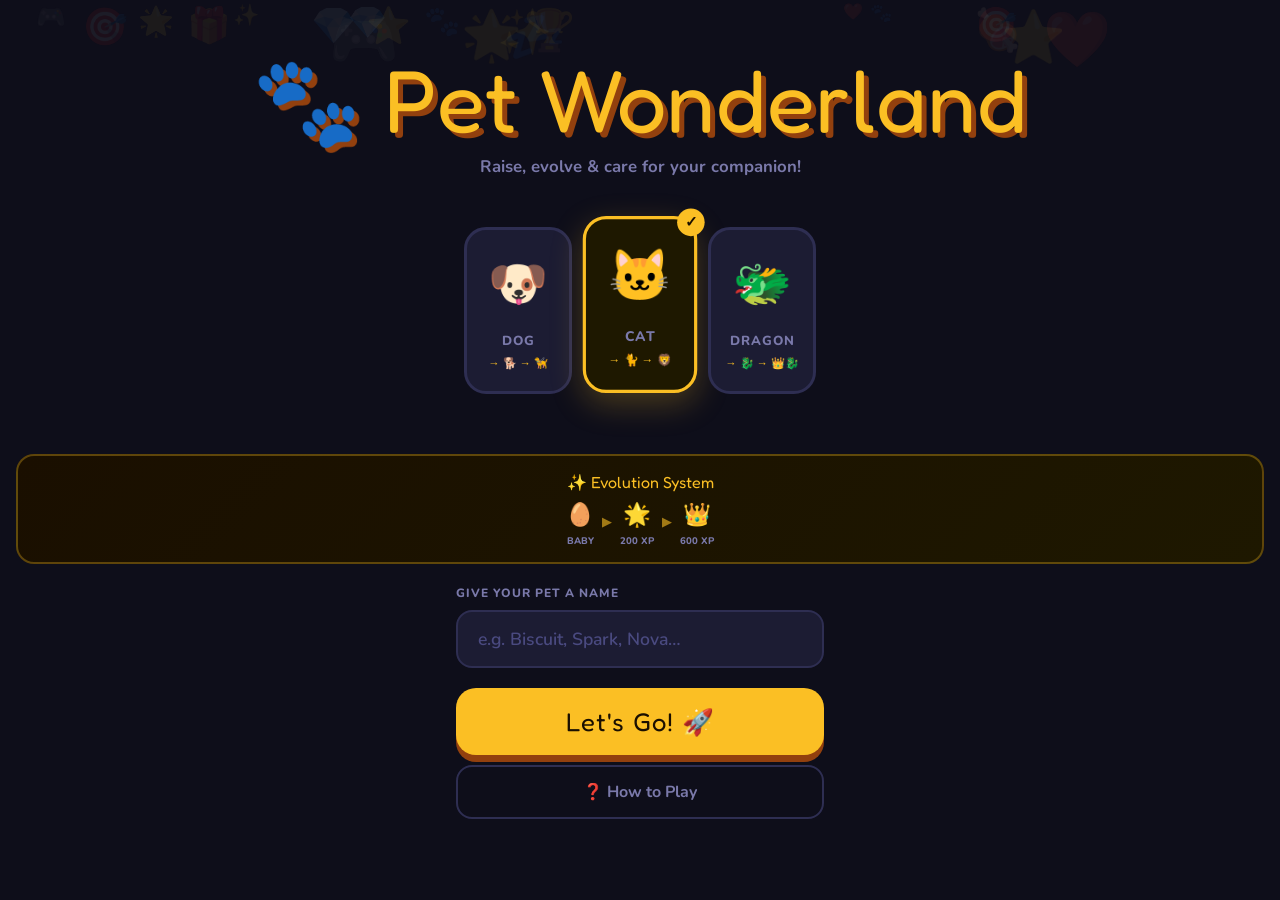
<file: index.html>
<!DOCTYPE html>
<html lang="en">
<head>
  <meta charset="UTF-8"/>
  <meta name="viewport" content="width=device-width, initial-scale=1.0"/>
  <title>Pet Wonderland — Start</title>
  <link rel="stylesheet" href="shared.css"/>
  <style>
    body { overflow-x: hidden; }
    .floaties { position:fixed;inset:0;pointer-events:none;overflow:hidden;z-index:0; }
    .floaty { position:absolute;opacity:.06;animation:floatup linear infinite; }
    @keyframes floatup { 0%{transform:translateY(105vh) rotate(0deg)} 100%{transform:translateY(-120px) rotate(360deg)} }

    .hero {
      text-align: center;
      padding: 56px 20px 28px;
      position: relative; z-index: 1;
    }
    .logo {
      font-family: 'Fredoka One', cursive;
      font-size: clamp(3.2rem, 12vw, 5.5rem);
      color: var(--yellow);
      text-shadow: 5px 5px 0 #92400e;
      line-height: 1;
      margin-bottom: 10px;
      animation: pop 0.7s cubic-bezier(.175,.885,.32,1.4) both;
    }
    .tagline {
      color: var(--text-muted);
      font-weight: 700;
      font-size: 1.05rem;
      margin-bottom: 48px;
      animation: fadeup 0.5s 0.3s both;
    }
    @keyframes pop    { from{opacity:0;transform:scale(.5) translateY(-10px)} to{opacity:1;transform:scale(1) translateY(0)} }
    @keyframes fadeup { from{opacity:0;transform:translateY(16px)} to{opacity:1;transform:translateY(0)} }

    .pet-picker {
      display: flex;
      gap: 14px;
      justify-content: center;
      margin-bottom: 32px;
      animation: fadeup 0.5s 0.4s both;
    }
    .pet-option {
      background: var(--card);
      border: 3px solid var(--border);
      border-radius: 22px;
      padding: 18px 14px;
      cursor: pointer;
      transition: all 0.2s;
      text-align: center;
      width: 108px;
      position: relative;
      user-select: none;
    }
    .pet-option:hover { transform: translateY(-4px); border-color: var(--border-hi); }
    .pet-option.selected {
      border-color: var(--yellow);
      background: #1e1800;
      transform: translateY(-6px) scale(1.06);
      box-shadow: 0 10px 30px rgba(251,191,36,.25);
    }
    .pet-option.selected::after {
      content: '✓';
      position: absolute; top: -10px; right: -10px;
      background: var(--yellow); color: #1a0f00;
      width: 26px; height: 26px; border-radius: 50%;
      font-weight: 900; font-size: 14px;
      display: flex; align-items: center; justify-content: center;
      line-height: 1;
    }
    .pet-emoji { font-size: 3rem; display: block; margin-bottom: 8px; }
    .pet-label { font-size: 0.82rem; font-weight: 800; color: var(--text-muted); text-transform: uppercase; letter-spacing: 1px; }
    .evo-preview {
      font-size: 0.7rem; font-weight: 700; color: var(--yellow);
      margin-top: 4px;
    }

    .form-section {
      position: relative; z-index: 1;
      max-width: 400px;
      margin: 0 auto;
      padding: 0 16px;
      animation: fadeup 0.5s 0.5s both;
    }
    .field-wrap { margin-bottom: 20px; }
    .field-label {
      display: block;
      font-size: 0.75rem;
      font-weight: 800;
      text-transform: uppercase;
      letter-spacing: 1px;
      color: var(--text-muted);
      margin-bottom: 8px;
    }
    .field-input {
      width: 100%;
      background: var(--card);
      border: 2px solid var(--border);
      border-radius: 16px;
      color: var(--text);
      padding: 15px 20px;
      font-size: 1.1rem;
      font-family: 'Nunito', sans-serif;
      font-weight: 700;
      transition: border-color 0.2s, box-shadow 0.2s;
      box-sizing: border-box;
    }
    .field-input:focus { outline: none; border-color: var(--purple); box-shadow: 0 0 0 3px rgba(167,139,250,.2); }
    .field-input::placeholder { color: var(--border-hi); font-weight: 600; }

    .cta-wrap { display: flex; flex-direction: column; gap: 10px; animation: fadeup 0.5s 0.65s both; }
    .btn-launch {
      width: 100%;
      padding: 18px;
      background: var(--yellow);
      color: #1a0f00;
      font-family: 'Fredoka One', cursive;
      font-size: 1.6rem;
      letter-spacing: 1px;
      border: none;
      border-radius: 20px;
      cursor: pointer;
      box-shadow: 0 7px 0 #92400e;
      transition: transform 0.1s, box-shadow 0.1s;
    }
    .btn-launch:hover { transform: translateY(-2px); box-shadow: 0 9px 0 #92400e; }
    .btn-launch:active { transform: translateY(5px); box-shadow: 0 2px 0 #92400e; }

    .btn-howto {
      width: 100%;
      padding: 14px;
      background: transparent;
      color: var(--text-muted);
      font-family: 'Nunito', sans-serif;
      font-size: 1rem;
      font-weight: 700;
      border: 2px solid var(--border);
      border-radius: 16px;
      cursor: pointer;
      transition: all 0.2s;
    }
    .btn-howto:hover { border-color: var(--purple); color: var(--purple); }

    .continue-note {
      text-align: center;
      margin-top: 12px;
      font-size: 0.82rem;
      color: var(--text-muted);
      animation: fadeup 0.5s 0.75s both;
    }
    .continue-link {
      color: var(--purple);
      font-weight: 700;
      cursor: pointer;
      text-decoration: underline;
    }

    .evo-teaser {
      background: linear-gradient(135deg, #1a0f00, #1e1800);
      border: 2px solid rgba(251,191,36,.3);
      border-radius: 18px;
      padding: 14px 18px;
      margin: 0 16px 20px;
      text-align: center;
      animation: fadeup 0.5s 0.8s both;
      position: relative; z-index: 1;
    }
    .evo-teaser-title { font-family:'Fredoka One',cursive; font-size:1rem; color:var(--yellow); margin-bottom:4px; }
    .evo-chain { display:flex; align-items:center; justify-content:center; gap:8px; font-size:1.4rem; }
    .evo-arrow { font-size:.8rem; color:var(--yellow); opacity:.6; }
    .evo-stage-item { text-align:center; }
    .evo-stage-lbl { font-size:.6rem; font-weight:800; color:var(--text-muted); text-transform:uppercase; display:block; margin-top:2px; }
  </style>
</head>
<body>
  <div class="floaties" id="floaties"></div>

  <div class="hero">
    <div class="logo">🐾 Pet Wonderland</div>
    <p class="tagline">Raise, evolve & care for your companion!</p>

    <div class="pet-picker" id="petPicker">
      <div class="pet-option" data-type="Dog">
        <span class="pet-emoji">🐶</span>
        <span class="pet-label">Dog</span>
        <div class="evo-preview">→ 🐕 → 🦮</div>
      </div>
      <div class="pet-option selected" data-type="Cat">
        <span class="pet-emoji">🐱</span>
        <span class="pet-label">Cat</span>
        <div class="evo-preview">→ 🐈 → 🦁</div>
      </div>
      <div class="pet-option" data-type="Dragon">
        <span class="pet-emoji">🐲</span>
        <span class="pet-label">Dragon</span>
        <div class="evo-preview">→ 🐉 → 👑🐉</div>
      </div>
    </div>
  </div>

  <div class="evo-teaser">
    <div class="evo-teaser-title">✨ Evolution System</div>
    <div class="evo-chain">
      <div class="evo-stage-item"><span>🥚</span><span class="evo-stage-lbl">Baby</span></div>
      <span class="evo-arrow">▶</span>
      <div class="evo-stage-item"><span>🌟</span><span class="evo-stage-lbl">200 XP</span></div>
      <span class="evo-arrow">▶</span>
      <div class="evo-stage-item"><span>👑</span><span class="evo-stage-lbl">600 XP</span></div>
    </div>
  </div>

  <div class="form-section">
    <div class="field-wrap">
      <label class="field-label" for="nameInput">Give your pet a name</label>
      <input class="field-input" type="text" id="nameInput" placeholder="e.g. Biscuit, Spark, Nova…" maxlength="20"/>
    </div>

    <div class="cta-wrap">
      <button class="btn-launch" id="startBtn">Let's Go! 🚀</button>
      <button class="btn-howto" onclick="location.href='instructions.html'">❓ How to Play</button>
    </div>

    <p class="continue-note" id="continueNote" style="display:none">
      Already playing? <span class="continue-link" id="continueLink">Continue your game →</span>
    </p>
  </div>

  <div id="toast"></div>
  <script src="shared.js"></script>
  <script>
    const emojis = ['🐾','⭐','💎','🎮','❤️','🌟','✨','🎯','🍖','💤','🎁','🏆'];
    const floaties = document.getElementById('floaties');
    for (let i = 0; i < 20; i++) {
      const d = document.createElement('div');
      d.className = 'floaty';
      d.textContent = emojis[i % emojis.length];
      d.style.left = Math.random() * 100 + '%';
      d.style.animationDuration = (9 + Math.random() * 14) + 's';
      d.style.animationDelay = '-' + (Math.random() * 14) + 's';
      d.style.fontSize = (1 + Math.random() * 2.5) + 'rem';
      floaties.appendChild(d);
    }

    if (localStorage.getItem('pwState') || localStorage.getItem('hunger')) {
      document.getElementById('continueNote').style.display = 'block';
      const s = getState();
      if (s) {
        document.getElementById('nameInput').value = s.petName;
        document.querySelectorAll('.pet-option').forEach(o => {
          o.classList.toggle('selected', o.dataset.type === s.petType);
        });
        selectedType = s.petType;
      }
    }
    document.getElementById('continueLink')?.addEventListener('click', () => { location.href = 'pet.html'; });

    let selectedType = 'Cat';
    document.querySelectorAll('.pet-option').forEach(opt => {
      opt.addEventListener('click', () => {
        document.querySelectorAll('.pet-option').forEach(o => o.classList.remove('selected'));
        opt.classList.add('selected');
        selectedType = opt.dataset.type;
      });
    });

    document.getElementById('startBtn').addEventListener('click', () => {
      const name = document.getElementById('nameInput').value.trim() || 'Buddy';
      const s = {
        petName: name,
        petType: selectedType,
        hunger: 50, happiness: 50, energy: 50, health: 50,
        money: 150, totalExpenses: 0, totalEarned: 0,
        sBought: false, bBought: false, cBought: false,
        playToy: 'none',
        badges: {},
        xp: 0,
        evoStage: 0,
        feedCount: 0,
        lastTick: Date.now(),
        inventory: {},
      };
      saveState(s);
      location.href = 'pet.html';
    });
  </script>
</body>
</html>
</file>
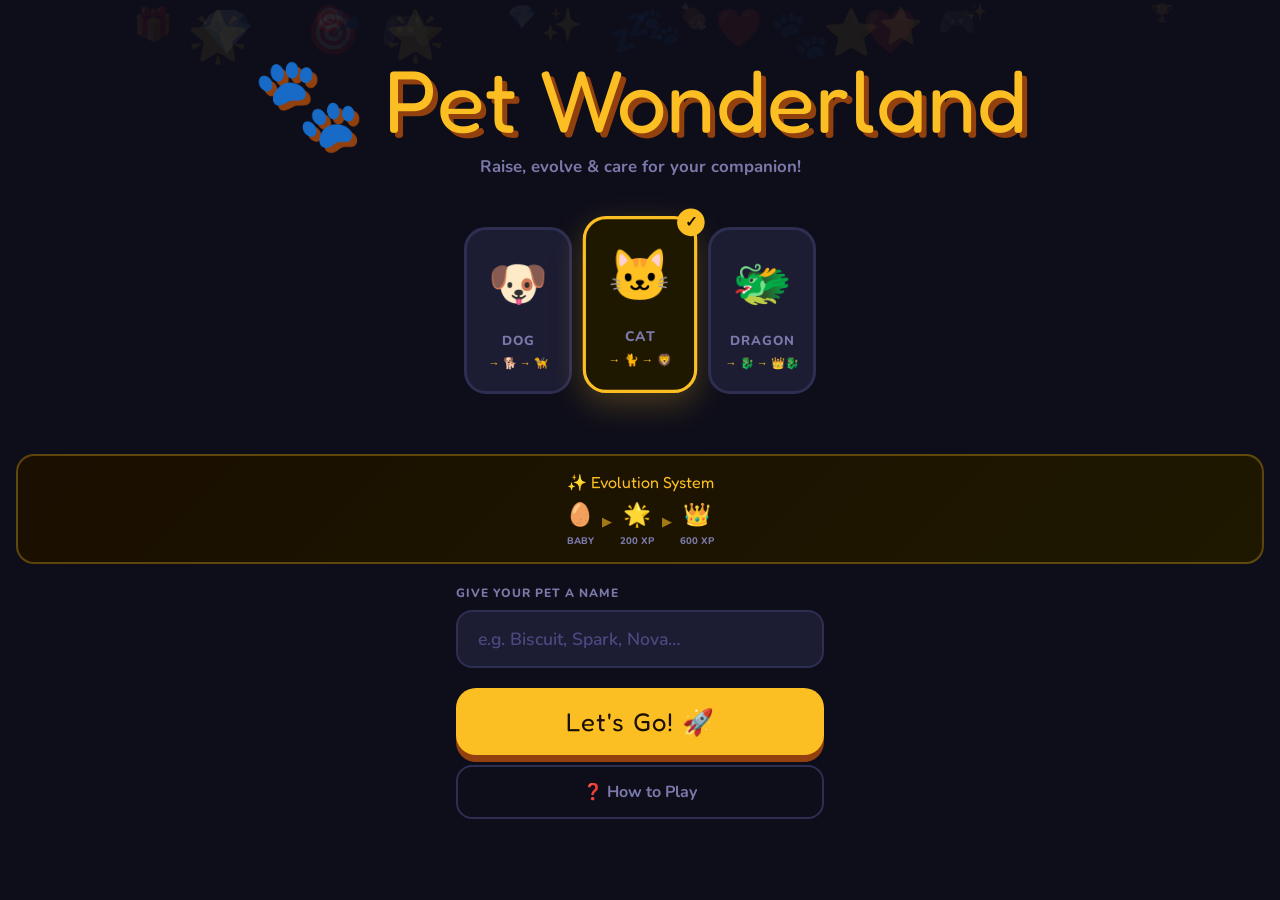
<file: actions.html>
<!DOCTYPE html>
<html lang="en">
<head>
  <meta charset="UTF-8"/>
  <meta name="viewport" content="width=device-width, initial-scale=1.0"/>
  <title>Pet Pal — Actions</title>
  <link rel="stylesheet" href="shared.css"/>
  <style>
    .page-title {
      font-family: 'Fredoka One', cursive;
      font-size: 1.8rem;
      color: var(--text);
      margin: 20px 0 4px;
    }
    .page-sub { color: var(--text-muted); font-weight: 600; margin-bottom: 20px; font-size: 0.95rem; }

    /* ── Pet Hero ── */
    .pet-hero-wrap {
      display: flex;
      flex-direction: column;
      align-items: center;
      justify-content: center;
      padding: 20px 0 8px;
    }
    .pet-hero-stage {
      position: relative;
      width: 160px;
      height: 160px;
      display: flex;
      align-items: center;
      justify-content: center;
    }
    .pet-hero-display {
      font-size: 7rem;
      line-height: 1;
      filter: drop-shadow(0 6px 18px rgba(167,139,250,.4));
      animation: pet-float 4s ease-in-out infinite;
      display: block;
      text-align: center;
      user-select: none;
    }
    @keyframes pet-float {
      0%,100% { transform: translateY(0); }
      50%      { transform: translateY(-10px); }
    }

    .action-burst {
      position: absolute;
      inset: 0;
      display: flex;
      align-items: center;
      justify-content: center;
      font-size: 3.5rem;
      opacity: 0;
      pointer-events: none;
      z-index: 10;
    }
    .action-burst.pop {
      animation: burst-pop 0.65s cubic-bezier(.175,.885,.32,1.3) forwards;
    }
    @keyframes burst-pop {
      0%   { opacity: 0; transform: scale(0.2) rotate(-20deg); }
      40%  { opacity: 1; transform: scale(1.3) rotate(8deg); }
      70%  { opacity: 1; transform: scale(0.95) rotate(-3deg); }
      100% { opacity: 0; transform: scale(1.1) rotate(0deg); }
    }

    .ripple-ring {
      position: absolute;
      inset: 0;
      border-radius: 50%;
      border: 3px solid transparent;
      animation: ring-expand 0.65s ease-out forwards;
      pointer-events: none;
    }
    @keyframes ring-expand {
      0%   { transform: scale(0.4); opacity: 0.9; }
      100% { transform: scale(1.9); opacity: 0; }
    }

    .pet-hero-display.bounce {
      animation: pet-bounce 0.55s cubic-bezier(.175,.885,.32,1.4) !important;
    }
    .pet-hero-display.shake {
      animation: pet-shake 0.4s ease !important;
    }
    @keyframes pet-bounce {
      0%   { transform: scale(1) translateY(0); }
      30%  { transform: scale(1.22) translateY(-18px); }
      60%  { transform: scale(0.96) translateY(0); }
      80%  { transform: scale(1.06) translateY(-6px); }
      100% { transform: scale(1) translateY(0); }
    }
    @keyframes pet-shake {
      0%,100% { transform: translateX(0) rotate(0deg); }
      20%     { transform: translateX(-8px) rotate(-3deg); }
      40%     { transform: translateX(8px) rotate(3deg); }
      60%     { transform: translateX(-5px) rotate(-2deg); }
      80%     { transform: translateX(5px) rotate(2deg); }
    }

    .xp-float {
      position: absolute;
      top: 4px; left: 50%;
      transform: translateX(-50%);
      font-family: 'Fredoka One', cursive;
      font-size: 1.1rem;
      color: var(--yellow);
      text-shadow: 0 2px 8px rgba(0,0,0,.7);
      pointer-events: none;
      animation: xp-rise 1.3s ease-out forwards;
      z-index: 20;
      white-space: nowrap;
    }
    @keyframes xp-rise {
      0%   { opacity: 0; transform: translateX(-50%) translateY(10px) scale(0.7); }
      20%  { opacity: 1; transform: translateX(-50%) translateY(-8px) scale(1.1); }
      75%  { opacity: 1; transform: translateX(-50%) translateY(-38px) scale(1); }
      100% { opacity: 0; transform: translateX(-50%) translateY(-55px) scale(0.9); }
    }

    .pet-hero-name {
      font-family: 'Fredoka One', cursive;
      font-size: 1.3rem;
      color: var(--text);
      margin-top: 6px;
    }
    .pet-hero-mood {
      font-size: 0.82rem;
      font-weight: 700;
      color: var(--text-muted);
      margin-top: 2px;
    }

    .xp-mini {
      width: 100%;
      max-width: 200px;
      margin-top: 10px;
    }
    .xp-mini-header {
      display: flex;
      justify-content: space-between;
      font-size: 0.68rem;
      font-weight: 800;
      color: var(--text-muted);
      text-transform: uppercase;
      letter-spacing: .4px;
      margin-bottom: 4px;
    }
    .xp-mini-track {
      height: 6px;
      background: var(--bg2);
      border-radius: 999px;
      overflow: hidden;
    }
    .xp-mini-fill {
      height: 100%;
      background: linear-gradient(90deg, var(--yellow), var(--orange));
      border-radius: 999px;
      transition: width 0.6s cubic-bezier(.25,.8,.25,1);
    }

    /* ── Action cards ── */
    .action-grid { display: flex; flex-direction: column; gap: 12px; }

    .action-card {
      display: flex;
      align-items: center;
      gap: 16px;
      background: var(--card);
      border: 2px solid var(--border);
      border-radius: 20px;
      padding: 18px 20px;
      cursor: pointer;
      transition: all 0.18s;
      width: 100%;
      text-align: left;
      font-family: 'Nunito', sans-serif;
      color: var(--text);
      position: relative;
      overflow: hidden;
    }
    .action-card::before {
      content: '';
      position: absolute; left: 0; top: 0; bottom: 0;
      width: 4px;
      border-radius: 4px 0 0 4px;
      transition: width 0.2s;
    }
    .action-card:hover { transform: translateX(4px); border-color: var(--border-hi); }
    .action-card:hover::before { width: 6px; }
    .action-card:active { transform: scale(0.98); }

    .action-card.feed::before   { background: var(--orange); }
    .action-card.play::before   { background: var(--purple); }
    .action-card.rest::before   { background: var(--blue); }
    .action-card.clean::before  { background: var(--teal); }
    .action-card.vet::before    { background: var(--green); }

    .action-card.feed   { border-left-color: rgba(251,146,60,.5); }
    .action-card.play   { border-left-color: rgba(167,139,250,.5); }
    .action-card.rest   { border-left-color: rgba(96,165,250,.5); }
    .action-card.clean  { border-left-color: rgba(45,212,191,.5); }
    .action-card.vet    { border-left-color: rgba(52,211,153,.5); }

    @keyframes card-used {
      0%   { box-shadow: 0 0 0 0 rgba(167,139,250,0); }
      40%  { box-shadow: 0 0 0 8px rgba(167,139,250,.25); }
      100% { box-shadow: 0 0 0 0 rgba(167,139,250,0); }
    }
    .card-pulse { animation: card-used 0.55s ease-out; }

    .action-icon { font-size: 2.4rem; flex-shrink: 0; width: 52px; text-align: center; }

    .action-info { flex: 1; }
    .action-name { font-size: 1.15rem; font-weight: 800; margin-bottom: 3px; }
    .action-desc { font-size: 0.82rem; color: var(--text-muted); font-weight: 600; }
    .action-effects { display: flex; gap: 6px; flex-wrap: wrap; margin-top: 6px; }
    .effect-tag {
      display: inline-flex; align-items: center; gap: 3px;
      background: var(--bg2);
      border: 1px solid var(--border);
      border-radius: 999px;
      padding: 2px 10px;
      font-size: 0.73rem;
      font-weight: 700;
      color: var(--text-muted);
    }
    .effect-tag.pos { color: var(--green); border-color: rgba(52,211,153,.3); }
    .effect-tag.neg { color: var(--red);   border-color: rgba(248,113,113,.3); }
    .effect-tag.xp  { color: var(--yellow); border-color: rgba(251,191,36,.3); }

    .action-cost {
      font-size: 0.85rem;
      font-weight: 800;
      color: var(--yellow);
      flex-shrink: 0;
    }

    .status-strip {
      background: var(--card);
      border: 2px solid var(--border);
      border-radius: 16px;
      padding: 14px 18px;
      margin-bottom: 16px;
      display: flex;
      align-items: center;
      justify-content: space-between;
      gap: 12px;
    }
    .status-strip-name { font-weight: 800; font-size: 1rem; }
    .status-strip-mood { font-size: 0.88rem; color: var(--text-muted); }

    .disabled-overlay {
      opacity: 0.45;
      pointer-events: none;
    }
  </style>
</head>
<body>
  <script src="shared.js"></script>
  <script src="nav.js"></script>

  <div class="page">

    <!-- Pet displayed at top center with animations -->
    <div class="pet-hero-wrap">
      <div class="pet-hero-stage" id="petHeroStage">
        <span class="pet-hero-display" id="petHeroEmoji"></span>
        <div class="action-burst" id="actionBurst"></div>
      </div>
      <div class="pet-hero-name"  id="petHeroName"></div>
      <div class="pet-hero-mood"  id="petHeroMood"></div>
      <div class="xp-mini"        id="xpMini"></div>
    </div>

    <div class="page-title">⚡ Actions</div>
    <p class="page-sub">Take care of your pet</p>

    <div class="status-strip">
      <div>
        <div class="status-strip-name" id="stripName"></div>
        <div class="status-strip-mood" id="stripMood"></div>
      </div>
      <div class="money-chip">💰 $<span id="moneyVal"></span></div>
    </div>

    <div id="statsContainer" style="margin-bottom:16px"></div>

    <div class="action-grid" id="actionGrid">

      <button class="action-card feed" id="feedCard">
        <span class="action-icon">🍖</span>
        <div class="action-info">
          <div class="action-name">Feed</div>
          <div class="action-desc">Satisfy your pet's hunger</div>
          <div class="action-effects">
            <span class="effect-tag neg">Hunger -20</span>
            <span class="effect-tag pos">Happy +5</span>
            <span class="effect-tag xp">+10 XP</span>
          </div>
        </div>
        <span class="action-cost">$3</span>
      </button>

      <button class="action-card play" id="playCard">
        <span class="action-icon">🎾</span>
        <div class="action-info">
          <div class="action-name">Play</div>
          <div class="action-desc">Have fun with your toy</div>
          <div class="action-effects">
            <span class="effect-tag pos">Happy +15</span>
            <span class="effect-tag neg">Energy -10</span>
            <span class="effect-tag neg">Hunger +8</span>
            <span class="effect-tag xp">+8 XP</span>
          </div>
        </div>
        <span class="action-cost">free</span>
      </button>

      <button class="action-card rest" id="restCard">
        <span class="action-icon">💤</span>
        <div class="action-info">
          <div class="action-name">Rest</div>
          <div class="action-desc">Recharge your pet's energy</div>
          <div class="action-effects">
            <span class="effect-tag pos">Energy +25</span>
            <span class="effect-tag neg">Hunger +5</span>
            <span class="effect-tag xp">+3 XP</span>
          </div>
        </div>
        <span class="action-cost">free</span>
      </button>

      <button class="action-card clean" id="cleanCard">
        <span class="action-icon">🛁</span>
        <div class="action-info">
          <div class="action-name">Clean</div>
          <div class="action-desc">Keep your pet fresh and healthy</div>
          <div class="action-effects">
            <span class="effect-tag pos">Health +10</span>
            <span class="effect-tag pos">Happy +5</span>
            <span class="effect-tag xp">+5 XP</span>
          </div>
        </div>
        <span class="action-cost">$2</span>
      </button>

      <button class="action-card vet" id="vetCard">
        <span class="action-icon">🏥</span>
        <div class="action-info">
          <div class="action-name">Vet Visit</div>
          <div class="action-desc">Fully restore your pet's health</div>
          <div class="action-effects">
            <span class="effect-tag pos">Health → 100</span>
            <span class="effect-tag xp">+15 XP</span>
          </div>
        </div>
        <span class="action-cost">$15</span>
      </button>

    </div>
  </div>

  <div id="toast"></div>
  <script>
    let s = getState();

    // ── XP mini bar ──────────────────────────────────────
    function renderXPMini(s) {
      const el = document.getElementById('xpMini');
      if (!el) return;
      const stage = s.evoStage || 0;
      const xp    = s.xp || 0;
      if (stage >= 2) {
        el.innerHTML = `<div style="font-size:.7rem;font-weight:800;color:var(--yellow);text-align:center;margin-top:2px;">👑 MAX EVOLUTION · ${xp} XP</div>`;
        return;
      }
      const next = EVO_THRESHOLDS[stage + 1];
      const prev = EVO_THRESHOLDS[stage];
      const pct  = Math.min(100, ((xp - prev) / (next - prev)) * 100);
      el.innerHTML = `
        <div class="xp-mini-header"><span>✨ XP</span><span>${xp} / ${next}</span></div>
        <div class="xp-mini-track"><div class="xp-mini-fill" style="width:${pct.toFixed(1)}%"></div></div>
      `;
    }

    // ── Render ───────────────────────────────────────────
    function render() {
      s = getState();

      // Hero pet
      document.getElementById('petHeroEmoji').textContent = getEvoEmoji(s);
      document.getElementById('petHeroName').textContent  = s.petName;
      const mood = getMood(s);
      document.getElementById('petHeroMood').textContent  = mood.label;
      renderXPMini(s);

      // Strip
      document.getElementById('stripName').textContent = PET_EMOJIS[s.petType] + ' ' + s.petName;
      document.getElementById('stripMood').textContent = mood.label;
      document.getElementById('moneyVal').textContent  = s.money;
      renderStats('statsContainer', s);

      // Disable states
      document.getElementById('feedCard').classList.toggle('disabled-overlay',  s.money < 3);
      document.getElementById('playCard').classList.toggle('disabled-overlay',  s.energy < 10);
      document.getElementById('cleanCard').classList.toggle('disabled-overlay', s.money < 2);
      document.getElementById('vetCard').classList.toggle('disabled-overlay',   s.money < 15);
    }

    // ── Animation config ─────────────────────────────────
    const ACTION_META = {
      feed:  { emojis:['🍖','🥩','🐟'],  ringColor:'#fb923c', positive:true,  xp:10 },
      play:  { emojis:['🎾','⚽','🏐'],  ringColor:'#a78bfa', positive:true,  xp:8  },
      rest:  { emojis:['💤','😴','🌙'],  ringColor:'#60a5fa', positive:true,  xp:3  },
      clean: { emojis:['🛁','✨','🫧'],  ringColor:'#2dd4bf', positive:true,  xp:5  },
      vet:   { emojis:['💉','💊','🩺'],  ringColor:'#34d399', positive:true,  xp:15 },
    };

    function triggerAnimation(action, xpGain) {
      const meta  = ACTION_META[action];
      const emoji = meta.emojis[Math.floor(Math.random() * meta.emojis.length)];
      const burst = document.getElementById('actionBurst');
      const petEl = document.getElementById('petHeroEmoji');
      const stage = document.getElementById('petHeroStage');

      // Burst emoji over pet
      burst.textContent = emoji;
      burst.classList.remove('pop');
      void burst.offsetWidth;
      burst.classList.add('pop');

      // Pet bounce
      petEl.classList.remove('bounce', 'shake');
      void petEl.offsetWidth;
      petEl.classList.add(meta.positive ? 'bounce' : 'shake');
      setTimeout(() => petEl.classList.remove('bounce', 'shake'), 650);

      // Ripple ring
      const ring = document.createElement('div');
      ring.className = 'ripple-ring';
      ring.style.borderColor = meta.ringColor;
      stage.appendChild(ring);
      setTimeout(() => ring.remove(), 750);

      // Floating XP
      const xpEl = document.createElement('div');
      xpEl.className = 'xp-float';
      xpEl.textContent = '+' + xpGain + ' XP ✨';
      stage.appendChild(xpEl);
      setTimeout(() => xpEl.remove(), 1400);

      // Card pulse glow
      const cardMap = { feed:'feedCard', play:'playCard', rest:'restCard', clean:'cleanCard', vet:'vetCard' };
      const card = document.getElementById(cardMap[action]);
      if (card) {
        card.classList.remove('card-pulse');
        void card.offsetWidth;
        card.classList.add('card-pulse');
      }
    }

    // ── Do action ────────────────────────────────────────
    function doAction(action) {
      s = getState();
      const meta = ACTION_META[action];
      let xpGain = meta.xp;

      if (action === 'feed') {
        if (s.money < 3) { showToast('❌ Need $3 to feed!'); return; }
        s.hunger    = clamp(s.hunger - 20);
        s.happiness = clamp(s.happiness + 5);
        s.money -= 3; s.totalExpenses += 3;
        s.feedCount = (s.feedCount || 0) + 1;
        logTransaction(s, 'spend', 3, 'Fed ' + s.petName, '🍖', 'feed');
        showToast('🍖 Fed! Hunger -20 · +10 XP');

      } else if (action === 'play') {
        if (s.energy < 10) { showToast('😴 Too tired! Rest first.'); return; }
        s.happiness = clamp(s.happiness + 15);
        s.energy    = clamp(s.energy - 10);
        s.hunger    = clamp(s.hunger + 8);
        showToast('🎾 Played! Happy +15 · +8 XP');

      } else if (action === 'rest') {
        s.energy = clamp(s.energy + 25);
        s.hunger = clamp(s.hunger + 5);
        showToast('💤 Rested! Energy +25 · +3 XP');

      } else if (action === 'clean') {
        if (s.money < 2) { showToast('❌ Need $2 to clean!'); return; }
        s.health    = clamp(s.health + 10);
        s.happiness = clamp(s.happiness + 5);
        s.money -= 2; s.totalExpenses += 2;
        logTransaction(s, 'spend', 2, 'Cleaned ' + s.petName, '🛁', 'clean');
        showToast('🛁 Cleaned! Health +10 · +5 XP');

      } else if (action === 'vet') {
        if (s.money < 15) { showToast('❌ Need $15 for vet!'); return; }
        s.health = 100;
        s.money -= 15; s.totalExpenses += 15;
        logTransaction(s, 'spend', 15, 'Vet visit', '🏥', 'vet');
        showToast('🏥 Vet! Health = 100 · +15 XP');
      }

      // ✅ FIX: addXP was missing in the original — this is why XP didn't work from Actions page
      const didEvolve = addXP(s, xpGain);
      const newBadges = checkAndAwardBadges(s);
      saveState(s);

      // Animations
      triggerAnimation(action, xpGain);
      render();

      if (didEvolve) {
        setTimeout(() => showToast('🌟 YOUR PET EVOLVED! Check Evolution! 🎉', 4000), 700);
      } else if (newBadges.length) {
        setTimeout(() => showToast('🏆 Badge unlocked: ' + newBadges[0].label + '!', 3000), 700);
      }
    }

    document.getElementById('feedCard').addEventListener('click',  () => doAction('feed'));
    document.getElementById('playCard').addEventListener('click',  () => doAction('play'));
    document.getElementById('restCard').addEventListener('click',  () => doAction('rest'));
    document.getElementById('cleanCard').addEventListener('click', () => doAction('clean'));
    document.getElementById('vetCard').addEventListener('click',   () => doAction('vet'));

    render();
  </script>
</body>
</html>
</file>
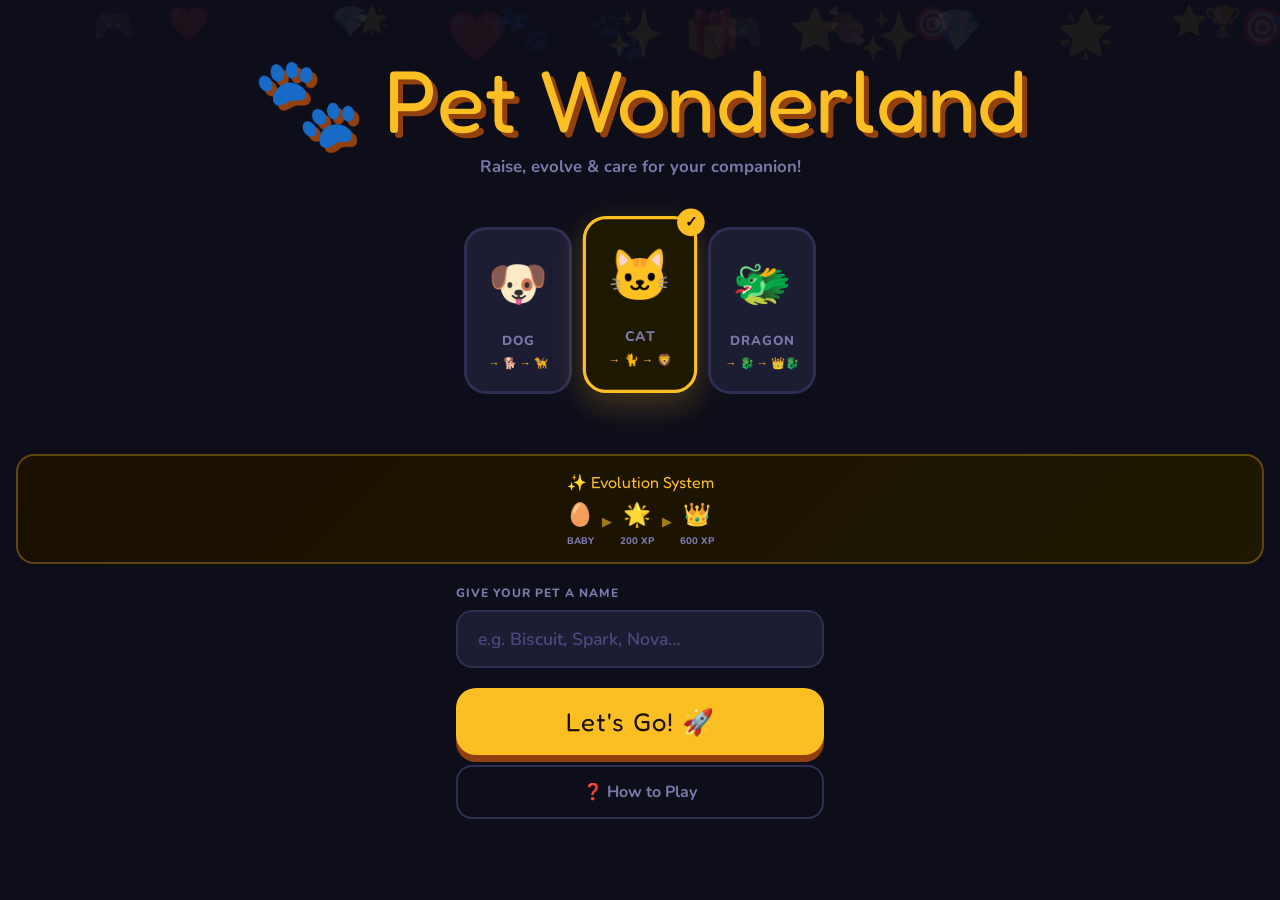
<file: badges.html>
<!DOCTYPE html>
<html lang="en">
<head>
  <meta charset="UTF-8"/>
  <meta name="viewport" content="width=device-width, initial-scale=1.0"/>
  <title>Pet Pal — Badges</title>
  <link rel="stylesheet" href="shared.css"/>
  <style>
    .page-title { font-family:'Fredoka One',cursive; font-size:1.8rem; color:var(--text); margin:20px 0 4px; }
    .page-sub   { color:var(--text-muted); font-weight:600; margin-bottom:20px; font-size:.95rem; }

    .progress-bar-wrap {
      background:var(--card); border:2px solid var(--border); border-radius:16px;
      padding:16px 20px; margin-bottom:20px;
    }
    .progress-header {
      display:flex; justify-content:space-between; align-items:center; margin-bottom:10px;
    }
    .progress-label { font-weight:800; font-size:.85rem; color:var(--text-muted); text-transform:uppercase; letter-spacing:.5px; }
    .progress-count { font-family:'Fredoka One',cursive; font-size:1.2rem; color:var(--yellow); }
    .prog-track { height:12px; background:var(--bg2); border-radius:999px; overflow:hidden; }
    .prog-fill  { height:100%; background:linear-gradient(90deg,var(--purple),var(--pink)); border-radius:999px; transition:width .6s cubic-bezier(.25,.8,.25,1); }

    .badge-list { display:flex; flex-direction:column; gap:10px; }

    .badge-card {
      display:flex; align-items:center; gap:16px;
      background:var(--card); border:2px solid var(--border); border-radius:18px;
      padding:16px 20px;
      transition:all .2s;
      position:relative; overflow:hidden;
    }
    .badge-card.earned {
      border-color:rgba(251,191,36,.5);
      background:linear-gradient(135deg, var(--card) 0%, #1e1800 100%);
    }
    .badge-card.earned::after {
      content:'';
      position:absolute; top:0; left:0; right:0; height:2px;
      background:linear-gradient(90deg,var(--yellow),var(--orange));
    }
    .badge-card.locked { opacity:.5; }

    .badge-icon-wrap {
      width:56px; height:56px; flex-shrink:0;
      border-radius:16px; display:flex; align-items:center; justify-content:center;
      font-size:1.8rem;
    }
    .badge-card.earned  .badge-icon-wrap { background:rgba(251,191,36,.12); }
    .badge-card.locked  .badge-icon-wrap { background:var(--bg2); filter:grayscale(1); }

    .badge-info { flex:1; }
    .badge-name { font-size:1rem; font-weight:800; margin-bottom:3px; }
    .badge-card.locked .badge-name { color:var(--text-muted); }
    .badge-desc { font-size:.8rem; font-weight:600; color:var(--text-muted); }

    .badge-status {
      flex-shrink:0;
      font-size:.75rem; font-weight:800;
      text-transform:uppercase; letter-spacing:.5px;
    }
    .badge-card.earned .badge-status { color:var(--yellow); }
    .badge-card.locked .badge-status { color:var(--text-muted); }

    .confetti-wrap {
      position:fixed; inset:0; pointer-events:none; z-index:9998; overflow:hidden;
    }
    .confetti-piece {
      position:absolute; top:-20px;
      width:8px; height:8px;
      border-radius:2px;
      animation:fall linear forwards;
    }
    @keyframes fall {
      to { transform:translateY(110vh) rotate(720deg); opacity:0; }
    }

    .empty-state {
      text-align:center; padding:40px 20px;
      color:var(--text-muted);
    }
    .empty-icon { font-size:3rem; margin-bottom:12px; display:block; }
    .empty-title { font-family:'Fredoka One',cursive; font-size:1.4rem; color:var(--text); margin-bottom:8px; }
    .empty-desc  { font-size:.9rem; font-weight:600; }
  </style>
</head>
<body>
  <script src="shared.js"></script>
  <script src="nav.js"></script>

  <div class="page">
    <div class="page-title">🏆 Badges</div>
    <p class="page-sub">Unlock achievements as you play</p>

    <div class="progress-bar-wrap">
      <div class="progress-header">
        <span class="progress-label">Your Progress</span>
        <span class="progress-count" id="progressCount">0 / 8</span>
      </div>
      <div class="prog-track"><div class="prog-fill" id="progFill" style="width:0%"></div></div>
    </div>

    <div class="badge-list" id="badgeList"></div>
  </div>

  <div class="confetti-wrap" id="confettiWrap"></div>
  <div id="toast"></div>
  <script>
    function render() {
      const s = getState();
      const total = Object.keys(BADGE_DEFS).length;
      const earned = Object.values(s.badges).filter(Boolean).length;
      document.getElementById('progressCount').textContent = earned + ' / ' + total;
      document.getElementById('progFill').style.width = (earned / total * 100) + '%';

      const list = document.getElementById('badgeList');
      list.innerHTML = '';

      // Earned first
      const entries = Object.entries(BADGE_DEFS);
      const sorted = [...entries].sort((a,b) => {
        const ae = s.badges[a[0]] ? 1 : 0;
        const be = s.badges[b[0]] ? 1 : 0;
        return be - ae;
      });

      sorted.forEach(([key, def]) => {
        const isEarned = !!s.badges[key];
        const card = document.createElement('div');
        card.className = 'badge-card ' + (isEarned ? 'earned' : 'locked');
        card.innerHTML = `
          <div class="badge-icon-wrap">${def.emoji}</div>
          <div class="badge-info">
            <div class="badge-name">${def.label}</div>
            <div class="badge-desc">${def.desc}</div>
          </div>
          <div class="badge-status">${isEarned ? '✓ Earned' : '🔒 Locked'}</div>
        `;
        list.appendChild(card);
      });
    }

    function spawnConfetti() {
      const wrap = document.getElementById('confettiWrap');
      const colors = ['#fbbf24','#a78bfa','#f472b6','#34d399','#60a5fa','#fb923c'];
      for (let i = 0; i < 60; i++) {
        const p = document.createElement('div');
        p.className = 'confetti-piece';
        p.style.left = Math.random() * 100 + '%';
        p.style.animationDuration = (1.5 + Math.random() * 2) + 's';
        p.style.animationDelay = (Math.random() * .8) + 's';
        p.style.background = colors[Math.floor(Math.random() * colors.length)];
        p.style.borderRadius = Math.random() > .5 ? '50%' : '2px';
        wrap.appendChild(p);
      }
      setTimeout(() => wrap.innerHTML = '', 4000);
    }

    // Show confetti if newly earned badge was passed via URL
    if (location.search.includes('newbadge=1')) spawnConfetti();

    render();
  </script>
</body>
</html>
</file>
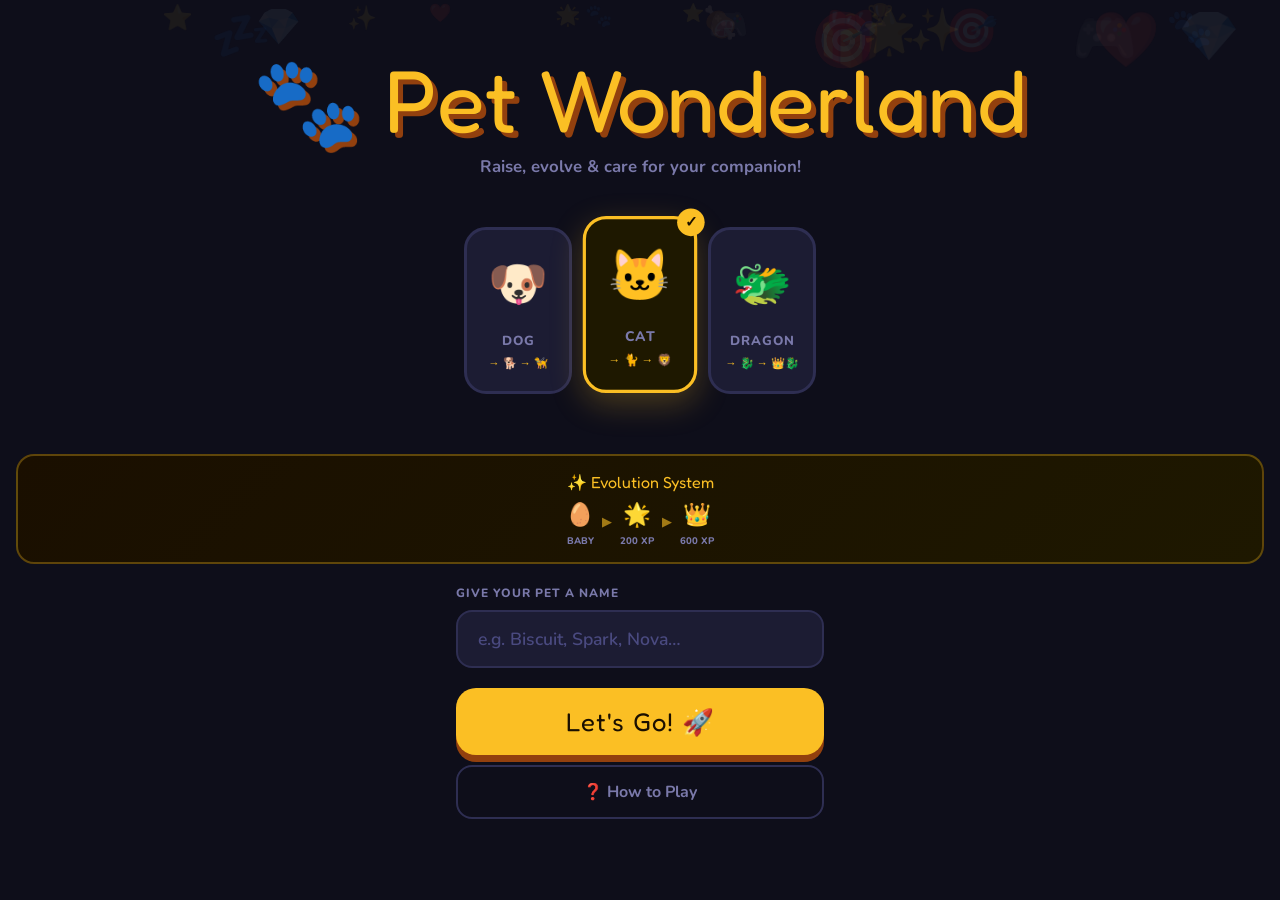
<file: earn.html>
<!DOCTYPE html>
<html lang="en">
<head>
  <meta charset="UTF-8"/>
  <meta name="viewport" content="width=device-width, initial-scale=1.0"/>
  <title>Pet Wonderland — Earn Money</title>
  <link rel="stylesheet" href="shared.css"/>
  <style>
    .page-title { font-family:'Fredoka One',cursive; font-size:1.8rem; color:var(--text); margin:20px 0 4px; }
    .page-sub   { color:var(--text-muted); font-weight:600; margin-bottom:20px; font-size:.95rem; }

    .wallet-bar {
      display:flex; align-items:center; justify-content:space-between;
      background:var(--card); border:2px solid var(--border); border-radius:16px;
      padding:14px 20px; margin-bottom:20px;
    }
    .wallet-label { font-size:.8rem; font-weight:800; color:var(--text-muted); text-transform:uppercase; letter-spacing:1px; }

    /* ── Game selector tabs ── */
    .game-tabs { display:grid; grid-template-columns:1fr 1fr 1fr 1fr; gap:8px; margin-bottom:20px; }
    .game-tab {
      padding:10px 6px; background:var(--card); border:2px solid var(--border);
      border-radius:16px; cursor:pointer; text-align:center;
      font-family:'Nunito',sans-serif; font-weight:800; font-size:.78rem; color:var(--text-muted);
      transition:all .18s;
    }
    .game-tab:hover { border-color:var(--border-hi); color:var(--text); }
    .game-tab.active { background:var(--card2); border-color:var(--purple); color:var(--purple); }
    .game-tab .tab-icon { font-size:1.3rem; display:block; margin-bottom:3px; }

    /* ── Game panel ── */
    .game-panel { display:none; }
    .game-panel.active { display:block; }

    /* ── Shared result box ── */
    .result-box {
      background:var(--card); border:2px solid var(--border); border-radius:18px;
      padding:20px; text-align:center; margin-top:12px; display:none;
    }
    .result-big { font-family:'Fredoka One',cursive; font-size:2.8rem; color:var(--yellow); text-shadow:3px 3px 0 #92400e; margin-bottom:6px; }
    .result-sub { color:var(--text-muted); font-weight:700; margin-bottom:14px; font-size:.9rem; }
    .result-btns { display:flex; flex-direction:column; gap:8px; }

    /* ── Mole game ── */
    .mole-hud { display:flex; justify-content:space-between; align-items:center; margin-bottom:16px; }
    .hud-stat { background:var(--card); border:2px solid var(--border); border-radius:14px; padding:10px 18px; text-align:center; }
    .hud-val { font-family:'Fredoka One',cursive; font-size:1.8rem; color:var(--yellow); line-height:1; }
    .hud-lbl { font-size:.72rem; font-weight:800; color:var(--text-muted); text-transform:uppercase; letter-spacing:.5px; }
    .timer-bar-track { flex:1; height:10px; background:var(--bg2); border-radius:999px; margin:0 12px; overflow:hidden; }
    .timer-bar-fill  { height:100%; background:var(--green); border-radius:999px; transition:width .9s linear; }
    .mole-grid { display:grid; grid-template-columns:repeat(3,1fr); gap:12px; margin:16px 0; }
    .mole-hole {
      aspect-ratio:1; background:var(--bg2); border:3px solid var(--border);
      border-radius:50%; display:flex; align-items:center; justify-content:center;
      font-size:2.4rem; cursor:pointer; transition:all .1s;
      user-select:none; position:relative; overflow:hidden;
    }
    .mole-hole.has-mole { border-color:var(--orange); background:var(--card); box-shadow:0 0 20px rgba(251,146,60,.3); animation:popin .15s cubic-bezier(.175,.885,.32,1.4); }
    .mole-hole.has-mole:hover { transform:scale(1.05); }
    .mole-hole.hit { animation:whack .3s ease; border-color:var(--green); }
    @keyframes popin { from{transform:scale(.3) translateY(20px)} to{transform:scale(1) translateY(0)} }
    @keyframes whack { 0%{transform:scale(1)} 30%{transform:scale(.7) rotate(-10deg)} 100%{transform:scale(1)} }
    .mole-emoji { pointer-events:none; }

    /* ── Reaction game ── */
    .reaction-arena {
      aspect-ratio:4/3; max-height:260px;
      background:var(--card); border:3px solid var(--border); border-radius:24px;
      display:flex; flex-direction:column; align-items:center; justify-content:center;
      gap:12px; cursor:pointer; transition:all .2s; overflow:hidden; position:relative;
    }
    .reaction-arena.waiting { border-color:var(--border); }
    .reaction-arena.go      { border-color:var(--green); background:#041a0e; box-shadow:0 0 40px rgba(52,211,153,.3); animation:pulse-green .3s; }
    .reaction-arena.result  { border-color:var(--purple); }
    @keyframes pulse-green { from{box-shadow:0 0 0 rgba(52,211,153,.8)} to{box-shadow:0 0 60px rgba(52,211,153,.2)} }
    .reaction-status { font-family:'Fredoka One',cursive; font-size:2.2rem; text-align:center; pointer-events:none; }
    .reaction-sub    { font-size:.9rem; font-weight:700; color:var(--text-muted); pointer-events:none; }
    .reaction-timer-visual { font-size:4rem; line-height:1; pointer-events:none; animation:tick .8s infinite; }
    @keyframes tick { 0%,100%{transform:scale(1)} 50%{transform:scale(1.1)} }
    .reaction-score-display {
      background:var(--card); border:2px solid var(--border); border-radius:16px;
      padding:14px 20px; text-align:center; margin-top:12px; display:none;
    }
    .score-big { font-family:'Fredoka One',cursive; font-size:2.2rem; color:var(--green); }
    .score-sub { font-size:.85rem; font-weight:700; color:var(--text-muted); margin-top:4px; }

    /* ── Math Blitz ── */
    .math-hud { display:flex; justify-content:space-between; align-items:center; margin-bottom:14px; }
    .math-question {
      background:var(--card); border:2px solid var(--border); border-radius:20px;
      padding:28px 20px; text-align:center; margin-bottom:16px;
    }
    .math-q-text { font-family:'Fredoka One',cursive; font-size:2.6rem; color:var(--text); margin-bottom:6px; }
    .math-q-sub  { font-size:.82rem; font-weight:700; color:var(--text-muted); }
    .math-answers { display:grid; grid-template-columns:1fr 1fr; gap:10px; }
    .math-ans-btn {
      background:var(--card); border:2px solid var(--border); border-radius:16px;
      padding:18px; font-family:'Fredoka One',cursive; font-size:1.5rem; color:var(--text);
      cursor:pointer; transition:all .15s;
    }
    .math-ans-btn:hover { border-color:var(--border-hi); transform:translateY(-2px); }
    .math-ans-btn.correct { border-color:var(--green); background:#041a0e; color:var(--green); animation:pop-correct .3s; }
    .math-ans-btn.wrong   { border-color:var(--red);   background:#1a0404; color:var(--red);   animation:shake .3s; }
    @keyframes pop-correct { 0%{transform:scale(1)} 50%{transform:scale(1.08)} 100%{transform:scale(1)} }
    @keyframes shake { 0%,100%{transform:translateX(0)} 25%{transform:translateX(-6px)} 75%{transform:translateX(6px)} }

    /* ── Memory Match ── */
    .memory-hud { display:flex; justify-content:space-between; align-items:center; margin-bottom:14px; }
    .memory-grid { display:grid; grid-template-columns:repeat(4,1fr); gap:8px; margin-bottom:12px; }
    .mem-card {
      aspect-ratio:1; background:var(--card2); border:2px solid var(--border);
      border-radius:14px; display:flex; align-items:center; justify-content:center;
      font-size:1.6rem; cursor:pointer; transition:all .2s;
      user-select:none; position:relative; overflow:hidden;
    }
    .mem-card:hover:not(.flipped):not(.matched) { border-color:var(--border-hi); transform:scale(1.05); }
    .mem-card .mem-front { display:none; }
    .mem-card .mem-back  { display:flex; align-items:center; justify-content:center; width:100%; height:100%; font-size:1.1rem; }
    .mem-card.flipped .mem-front { display:flex; align-items:center; justify-content:center; width:100%; height:100%; }
    .mem-card.flipped .mem-back  { display:none; }
    .mem-card.matched {
      border-color:var(--yellow); background:rgba(251,191,36,.1);
      animation:mem-match .3s ease;
    }
    @keyframes mem-match { 0%{transform:scale(1)} 50%{transform:scale(1.12)} 100%{transform:scale(1)} }
    .mem-card.locked { pointer-events:none; }
  </style>
</head>
<body>
  <script src="shared.js"></script>
  <script src="nav.js"></script>

  <div class="page">
    <div class="page-title">💰 Earn Money</div>
    <p class="page-sub">Play mini-games to fund your pet</p>

    <div class="wallet-bar">
      <span class="wallet-label">Current Balance</span>
      <div class="money-chip">💰 $<span id="moneyVal"></span></div>
    </div>

    <div class="game-tabs">
      <button class="game-tab active" id="tabMole"     onclick="switchGame('mole')">    <span class="tab-icon">🐹</span>Whack-a-Mole</button>
      <button class="game-tab"        id="tabReaction" onclick="switchGame('reaction')"><span class="tab-icon">⚡</span>Reaction</button>
      <button class="game-tab"        id="tabMath"     onclick="switchGame('math')">    <span class="tab-icon">🧮</span>Math Blitz</button>
      <button class="game-tab"        id="tabMemory"   onclick="switchGame('memory')">  <span class="tab-icon">🃏</span>Memory</button>
    </div>

    <!-- ══ MOLE GAME ══ -->
    <div class="game-panel active" id="panelMole">
      <div class="mole-hud">
        <div class="hud-stat">
          <div class="hud-val" id="moleHits">0</div>
          <div class="hud-lbl">Hits</div>
        </div>
        <div class="timer-bar-track"><div class="timer-bar-fill" id="timerBar"></div></div>
        <div class="hud-stat">
          <div class="hud-val" id="moleTime">10</div>
          <div class="hud-lbl">Secs</div>
        </div>
      </div>

      <div class="mole-grid" id="moleGrid">
        <div class="mole-hole" id="hole0"></div>
        <div class="mole-hole" id="hole1"></div>
        <div class="mole-hole" id="hole2"></div>
        <div class="mole-hole" id="hole3"></div>
        <div class="mole-hole" id="hole4"></div>
        <div class="mole-hole" id="hole5"></div>
      </div>

      <div class="result-box" id="moleResult">
        <div class="result-big" id="moleResultVal">0</div>
        <div class="result-sub" id="moleResultSub"></div>
        <div class="result-btns">
          <button class="btn btn-yellow btn-full" id="moleCollect">Collect $<span id="moleCollectAmt"></span> 💰</button>
          <button class="btn btn-ghost btn-full" onclick="startMoleGame()">▶ Play Again</button>
        </div>
      </div>

      <button class="btn btn-primary btn-full mt-8" id="moleStartBtn" onclick="startMoleGame()">▶ Start Game</button>
    </div>

    <!-- ══ REACTION GAME ══ -->
    <div class="game-panel" id="panelReaction">
      <div class="reaction-arena waiting" id="reactionArena">
        <div class="reaction-timer-visual" id="reactionEmoji">🕐</div>
        <div class="reaction-status" id="reactionStatus">Wait for it…</div>
        <div class="reaction-sub" id="reactionSub">Tap when you see GO!</div>
      </div>

      <div class="reaction-score-display" id="reactionScoreBox">
        <div class="score-big">+$<span id="reactionEarned">0</span></div>
        <div class="score-sub" id="reactionScoreSub"></div>
      </div>

      <div class="result-box" id="reactionResult">
        <div class="result-big" id="reactionResultVal"></div>
        <div class="result-sub" id="reactionResultSub"></div>
        <div class="result-btns">
          <button class="btn btn-yellow btn-full" id="reactionCollect" style="display:none">Collect $<span id="reactionCollectAmt"></span> 💰</button>
          <button class="btn btn-ghost btn-full" onclick="resetReaction()">▶ Play Again</button>
        </div>
      </div>

      <button class="btn btn-primary btn-full mt-8" id="reactionStartBtn" onclick="startReactionGame()">▶ Start Round</button>
    </div>

    <!-- ══ MATH BLITZ ══ -->
    <div class="game-panel" id="panelMath">
      <div class="math-hud">
        <div class="hud-stat">
          <div class="hud-val" id="mathScore">0</div>
          <div class="hud-lbl">Correct</div>
        </div>
        <div class="timer-bar-track"><div class="timer-bar-fill" id="mathTimerBar"></div></div>
        <div class="hud-stat">
          <div class="hud-val" id="mathTime">15</div>
          <div class="hud-lbl">Secs</div>
        </div>
      </div>

      <div class="math-question" id="mathQuestionBox" style="display:none">
        <div class="math-q-text" id="mathQText"></div>
        <div class="math-q-sub">Pick the right answer!</div>
      </div>

      <div class="math-answers" id="mathAnswers" style="display:none">
        <button class="math-ans-btn" id="mathA0" onclick="mathAnswer(0)"></button>
        <button class="math-ans-btn" id="mathA1" onclick="mathAnswer(1)"></button>
        <button class="math-ans-btn" id="mathA2" onclick="mathAnswer(2)"></button>
        <button class="math-ans-btn" id="mathA3" onclick="mathAnswer(3)"></button>
      </div>

      <div class="result-box" id="mathResult">
        <div class="result-big" id="mathResultVal"></div>
        <div class="result-sub" id="mathResultSub"></div>
        <div class="result-btns">
          <button class="btn btn-yellow btn-full" id="mathCollect">Collect $<span id="mathCollectAmt"></span> 💰</button>
          <button class="btn btn-ghost btn-full" onclick="startMathGame()">▶ Play Again</button>
        </div>
      </div>

      <button class="btn btn-primary btn-full mt-8" id="mathStartBtn" onclick="startMathGame()">▶ Start Game</button>
      <p style="text-align:center;margin-top:10px;font-size:.78rem;color:var(--text-muted);font-weight:700;">$1 per correct answer • 15 seconds</p>
    </div>

    <!-- ══ MEMORY MATCH ══ -->
    <div class="game-panel" id="panelMemory">
      <div class="memory-hud">
        <div class="hud-stat">
          <div class="hud-val" id="memPairs">0</div>
          <div class="hud-lbl">Pairs</div>
        </div>
        <div class="hud-stat">
          <div class="hud-val" id="memMoves">0</div>
          <div class="hud-lbl">Moves</div>
        </div>
        <div class="hud-stat">
          <div class="hud-val" id="memEarn">$0</div>
          <div class="hud-lbl">Reward</div>
        </div>
      </div>

      <div class="memory-grid" id="memoryGrid"></div>

      <div class="result-box" id="memoryResult">
        <div class="result-big" id="memoryResultVal"></div>
        <div class="result-sub" id="memoryResultSub"></div>
        <div class="result-btns">
          <button class="btn btn-yellow btn-full" id="memoryCollect">Collect $<span id="memoryCollectAmt"></span> 💰</button>
          <button class="btn btn-ghost btn-full" onclick="startMemoryGame()">▶ Play Again</button>
        </div>
      </div>

      <button class="btn btn-primary btn-full mt-8" id="memoryStartBtn" onclick="startMemoryGame()">▶ Start Game</button>
      <p style="text-align:center;margin-top:10px;font-size:.78rem;color:var(--text-muted);font-weight:700;">Fewer moves = more money • Up to $12</p>
    </div>

  </div>

  <div id="toast"></div>
  <script>
    function updateMoney() {
      document.getElementById('moneyVal').textContent = getState().money;
    }
    updateMoney();

    function collectMoney(amount, cb) {
      if (amount > 0) {
        const s = getState();
        s.money += amount;
        s.totalEarned += amount;
        logTransaction(s, 'earn', amount, 'Mini-game earnings', '💰', 'minigame');
        const newBadges = checkAndAwardBadges(s);
        saveState(s);
        updateMoney();
        showToast('💰 Collected $' + amount + '!');
        if (newBadges.length) setTimeout(() => showToast('🏆 Badge: ' + newBadges[0].label + '!', 3000), 800);
      }
      if (cb) cb();
    }

    function switchGame(g) {
      ['mole','reaction','math','memory'].forEach(id => {
        document.getElementById('tab' + id.charAt(0).toUpperCase() + id.slice(1)).classList.toggle('active', g===id);
        document.getElementById('panel' + id.charAt(0).toUpperCase() + id.slice(1)).classList.toggle('active', g===id);
      });
      if (g==='mole')     resetMole();
      if (g==='reaction') resetReaction();
      if (g==='math')     resetMath();
      if (g==='memory')   resetMemory();
    }

    // ══ MOLE GAME ══════════════════════════════════════════════
    const HOLES = 6, GAME_SECS = 10;
    let moleHits=0, moleTimeLeft=0, moleActive=-1, moleInterval=null, moleCountdown=null, moleRunning=false;

    function resetMole() {
      clearInterval(moleInterval); clearInterval(moleCountdown);
      moleRunning = false;
      for (let i=0;i<HOLES;i++) clearHole(i);
      document.getElementById('moleHits').textContent = '0';
      document.getElementById('moleTime').textContent = GAME_SECS;
      document.getElementById('timerBar').style.width = '100%';
      document.getElementById('timerBar').style.background = 'var(--green)';
      document.getElementById('moleResult').style.display = 'none';
      document.getElementById('moleStartBtn').style.display = '';
    }

    function startMoleGame() {
      moleHits=0; moleTimeLeft=GAME_SECS; moleActive=-1; moleRunning=true;
      document.getElementById('moleHits').textContent='0';
      document.getElementById('moleTime').textContent=GAME_SECS;
      document.getElementById('timerBar').style.width='100%';
      document.getElementById('timerBar').style.background='var(--green)';
      document.getElementById('moleResult').style.display='none';
      document.getElementById('moleStartBtn').style.display='none';
      clearInterval(moleInterval); clearInterval(moleCountdown);
      for (let i=0;i<HOLES;i++) clearHole(i);
      showMole();
      moleInterval  = setInterval(showMole, 700);
      moleCountdown = setInterval(tickMole, 1000);
    }

    function clearHole(i) {
      const h = document.getElementById('hole'+i);
      h.classList.remove('has-mole','hit');
      h.innerHTML='';
    }

    function showMole() {
      if (moleActive>=0) clearHole(moleActive);
      moleActive = Math.floor(Math.random()*HOLES);
      const h = document.getElementById('hole'+moleActive);
      h.classList.add('has-mole');
      h.innerHTML='<span class="mole-emoji">🐹</span>';
    }

    function tickMole() {
      moleTimeLeft--;
      document.getElementById('moleTime').textContent=moleTimeLeft;
      document.getElementById('timerBar').style.width=(moleTimeLeft/GAME_SECS*100)+'%';
      if (moleTimeLeft<=3) document.getElementById('timerBar').style.background='var(--red)';
      if (moleTimeLeft<=0) endMoleGame();
    }

    for (let i=0;i<HOLES;i++) {
      document.getElementById('hole'+i).addEventListener('click', function() {
        if (!moleRunning) return;
        if (this.classList.contains('has-mole')) {
          this.classList.remove('has-mole'); this.classList.add('hit');
          this.innerHTML='💥'; moleHits++;
          document.getElementById('moleHits').textContent=moleHits;
          setTimeout(()=>{ this.classList.remove('hit'); this.innerHTML=''; },300);
        }
      });
    }

    function endMoleGame() {
      clearInterval(moleInterval); clearInterval(moleCountdown);
      moleRunning=false;
      for (let i=0;i<HOLES;i++) clearHole(i);
      const earned=moleHits;
      document.getElementById('moleResultVal').textContent = earned>0 ? '+$'+earned : '$0';
      document.getElementById('moleResultSub').textContent = earned===0?'Better luck next time!':earned<5?'Nice try!':earned<10?'Great job!':'🔥 Amazing!';
      document.getElementById('moleCollectAmt').textContent=earned;
      const btn=document.getElementById('moleCollect');
      btn.style.display = earned>0?'':'none';
      document.getElementById('moleResult').style.display='block';
    }

    document.getElementById('moleCollect').addEventListener('click',()=>{
      collectMoney(moleHits, resetMole);
    });

    // ══ REACTION GAME ══════════════════════════════════════════
    let reactionStart=0, reactionScore=0, reactionPhase='idle', reactionTimeout=null;
    const clockFaces=['🕐','🕑','🕒','🕓','🕔','🕕','🕖','🕗','🕘','🕙','🕚','🕛'];
    let clockIdx=0, clockAnim=null;

    function resetReaction() {
      clearTimeout(reactionTimeout); clearInterval(clockAnim);
      reactionPhase='idle'; reactionScore=0; reactionStart=0;
      const arena=document.getElementById('reactionArena');
      arena.className='reaction-arena waiting';
      document.getElementById('reactionEmoji').textContent='🕐';
      document.getElementById('reactionStatus').textContent='Wait for it…';
      document.getElementById('reactionSub').textContent='Tap when you see GO!';
      document.getElementById('reactionScoreBox').style.display='none';
      document.getElementById('reactionResult').style.display='none';
      document.getElementById('reactionStartBtn').style.display='';
    }

    function startReactionGame() {
      reactionPhase='waiting';
      document.getElementById('reactionStartBtn').style.display='none';
      document.getElementById('reactionScoreBox').style.display='none';
      document.getElementById('reactionResult').style.display='none';
      const arena=document.getElementById('reactionArena');
      arena.className='reaction-arena waiting';
      document.getElementById('reactionStatus').textContent='Get Ready…';
      document.getElementById('reactionSub').textContent='Tap as soon as you see GO!';
      clockIdx=0;
      clockAnim=setInterval(()=>{
        clockIdx=(clockIdx+1)%clockFaces.length;
        document.getElementById('reactionEmoji').textContent=clockFaces[clockIdx];
      },120);
      const delay=2000+Math.random()*4000;
      reactionTimeout=setTimeout(()=>{
        clearInterval(clockAnim);
        reactionPhase='go'; reactionStart=Date.now();
        arena.className='reaction-arena go';
        document.getElementById('reactionEmoji').textContent='🟢';
        document.getElementById('reactionStatus').textContent='GO!';
        document.getElementById('reactionSub').textContent='TAP NOW!';
      },delay);
    }

    document.getElementById('reactionArena').addEventListener('click',()=>{
      if (reactionPhase==='waiting') {
        clearTimeout(reactionTimeout); clearInterval(clockAnim);
        reactionPhase='idle';
        document.getElementById('reactionArena').className='reaction-arena waiting';
        document.getElementById('reactionEmoji').textContent='❌';
        document.getElementById('reactionStatus').textContent='Too early!';
        document.getElementById('reactionSub').textContent='';
        showToast('❌ Too early! Wait for GO!');
        // show result box with 0 earned
        document.getElementById('reactionResultVal').textContent='Too Early!';
        document.getElementById('reactionResultSub').textContent='Wait for the green light next time';
        document.getElementById('reactionCollect').style.display='none';
        document.getElementById('reactionResult').style.display='block';
        return;
      }
      if (reactionPhase!=='go') return;
      const ms=Date.now()-reactionStart;
      reactionScore=Math.max(0,Math.floor(10-ms/100));
      reactionPhase='done';
      document.getElementById('reactionArena').className='reaction-arena result';
      document.getElementById('reactionEmoji').textContent=ms<200?'🚀':ms<400?'⚡':ms<700?'👍':'🐢';
      document.getElementById('reactionStatus').textContent=ms+'ms';
      document.getElementById('reactionSub').textContent=ms<200?'Superhuman!':ms<400?'Lightning fast!':ms<700?'Good!':'Keep practicing!';
      document.getElementById('reactionEarned').textContent=reactionScore;
      document.getElementById('reactionScoreSub').textContent='Reaction time: '+ms+'ms';
      document.getElementById('reactionScoreBox').style.display='block';
      // show result box
      document.getElementById('reactionResultVal').textContent=reactionScore>0?'+$'+reactionScore:'$0';
      document.getElementById('reactionResultSub').textContent=ms<200?'Superhuman reflexes!':ms<400?'Lightning fast!':ms<700?'Pretty good!':'A bit slow…';
      document.getElementById('reactionCollectAmt').textContent=reactionScore;
      document.getElementById('reactionCollect').style.display=reactionScore>0?'':'none';
      document.getElementById('reactionResult').style.display='block';
    });

    document.getElementById('reactionCollect').addEventListener('click',()=>{
      collectMoney(reactionScore, resetReaction);
    });

    // ══ MATH BLITZ ══════════════════════════════════════════════
    const MATH_SECS=15;
    let mathCorrect=0, mathTimeLeft=0, mathAnswer_=0, mathCountdown=null, mathRunning=false, mathLocked=false;

    function resetMath() {
      clearInterval(mathCountdown); mathRunning=false;
      document.getElementById('mathScore').textContent='0';
      document.getElementById('mathTime').textContent=MATH_SECS;
      document.getElementById('mathTimerBar').style.width='100%';
      document.getElementById('mathTimerBar').style.background='var(--green)';
      document.getElementById('mathQuestionBox').style.display='none';
      document.getElementById('mathAnswers').style.display='none';
      document.getElementById('mathResult').style.display='none';
      document.getElementById('mathStartBtn').style.display='';
    }

    function startMathGame() {
      mathCorrect=0; mathTimeLeft=MATH_SECS; mathRunning=true; mathLocked=false;
      document.getElementById('mathScore').textContent='0';
      document.getElementById('mathTime').textContent=MATH_SECS;
      document.getElementById('mathTimerBar').style.width='100%';
      document.getElementById('mathTimerBar').style.background='var(--green)';
      document.getElementById('mathResult').style.display='none';
      document.getElementById('mathStartBtn').style.display='none';
      document.getElementById('mathQuestionBox').style.display='block';
      document.getElementById('mathAnswers').style.display='grid';
      nextMathQuestion();
      mathCountdown=setInterval(tickMath,1000);
    }

    function nextMathQuestion() {
      mathLocked=false;
      // reset button styles
      for(let i=0;i<4;i++){
        const b=document.getElementById('mathA'+i);
        b.classList.remove('correct','wrong');
        b.disabled=false;
      }
      const ops=['+','-','×'];
      const op=ops[Math.floor(Math.random()*ops.length)];
      let a,b,ans;
      if(op==='+'){a=Math.floor(Math.random()*20)+1;b=Math.floor(Math.random()*20)+1;ans=a+b;}
      else if(op==='-'){a=Math.floor(Math.random()*20)+10;b=Math.floor(Math.random()*a)+1;ans=a-b;}
      else{a=Math.floor(Math.random()*9)+2;b=Math.floor(Math.random()*9)+2;ans=a*b;}
      mathAnswer_=ans;
      document.getElementById('mathQText').textContent=a+' '+op+' '+b+' = ?';
      // generate 3 wrong answers
      const wrongs=new Set();
      while(wrongs.size<3){
        const off=Math.floor(Math.random()*10)+1;
        const w=Math.random()<.5?ans+off:ans-off;
        if(w!==ans && w>0) wrongs.add(w);
      }
      const opts=[ans,...wrongs].sort(()=>Math.random()-.5);
      for(let i=0;i<4;i++) document.getElementById('mathA'+i).textContent=opts[i];
    }

    function mathAnswer(idx) {
      if(!mathRunning||mathLocked) return;
      mathLocked=true;
      const btn=document.getElementById('mathA'+idx);
      const chosen=parseInt(btn.textContent);
      if(chosen===mathAnswer_){
        btn.classList.add('correct');
        mathCorrect++;
        document.getElementById('mathScore').textContent=mathCorrect;
        setTimeout(()=>{ if(mathRunning) nextMathQuestion(); },400);
      } else {
        btn.classList.add('wrong');
        // highlight correct
        for(let i=0;i<4;i++){
          if(parseInt(document.getElementById('mathA'+i).textContent)===mathAnswer_)
            document.getElementById('mathA'+i).classList.add('correct');
        }
        setTimeout(()=>{ if(mathRunning) nextMathQuestion(); },700);
      }
    }

    function tickMath(){
      mathTimeLeft--;
      document.getElementById('mathTime').textContent=mathTimeLeft;
      document.getElementById('mathTimerBar').style.width=(mathTimeLeft/MATH_SECS*100)+'%';
      if(mathTimeLeft<=5) document.getElementById('mathTimerBar').style.background='var(--red)';
      if(mathTimeLeft<=0) endMathGame();
    }

    function endMathGame(){
      clearInterval(mathCountdown); mathRunning=false;
      document.getElementById('mathQuestionBox').style.display='none';
      document.getElementById('mathAnswers').style.display='none';
      const earned=mathCorrect;
      document.getElementById('mathResultVal').textContent=earned>0?'+$'+earned:'$0';
      document.getElementById('mathResultSub').textContent=
        earned===0?'No correct answers — try again!':
        earned<5?'Not bad, keep practicing!':
        earned<10?'Great mental math! 🧠':
        '🔥 Genius level!';
      document.getElementById('mathCollectAmt').textContent=earned;
      document.getElementById('mathCollect').style.display=earned>0?'':'none';
      document.getElementById('mathResult').style.display='block';
    }

    document.getElementById('mathCollect').addEventListener('click',()=>{
      collectMoney(mathCorrect, resetMath);
    });

    // ══ MEMORY MATCH ════════════════════════════════════════════
    const MEM_EMOJIS=['🍕','⭐','🌙','🎯','💎','🔥','🎸','🌈'];
    let memFlipped=[],memMatched=0,memMoves=0,memLocked=false,memRunning=false;

    function resetMemory(){
      memFlipped=[]; memMatched=0; memMoves=0; memLocked=false; memRunning=false;
      document.getElementById('memPairs').textContent='0';
      document.getElementById('memMoves').textContent='0';
      document.getElementById('memEarn').textContent='$0';
      document.getElementById('memoryResult').style.display='none';
      document.getElementById('memoryStartBtn').style.display='';
      document.getElementById('memoryGrid').innerHTML='';
    }

    function startMemoryGame(){
      resetMemory(); memRunning=true;
      document.getElementById('memoryStartBtn').style.display='none';
      // build shuffled deck
      const deck=[...MEM_EMOJIS,...MEM_EMOJIS].sort(()=>Math.random()-.5);
      const grid=document.getElementById('memoryGrid');
      grid.innerHTML='';
      deck.forEach((emoji,i)=>{
        const card=document.createElement('div');
        card.className='mem-card';
        card.dataset.emoji=emoji;
        card.dataset.idx=i;
        card.innerHTML=`<div class="mem-front">${emoji}</div><div class="mem-back">❓</div>`;
        card.addEventListener('click',()=>memFlip(card));
        grid.appendChild(card);
      });
    }

    function memFlip(card){
      if(!memRunning||memLocked) return;
      if(card.classList.contains('flipped')||card.classList.contains('matched')) return;
      card.classList.add('flipped');
      memFlipped.push(card);
      if(memFlipped.length===2){
        memMoves++;
        document.getElementById('memMoves').textContent=memMoves;
        memLocked=true;
        const [a,b]=memFlipped;
        if(a.dataset.emoji===b.dataset.emoji){
          a.classList.add('matched'); b.classList.add('matched');
          memMatched++;
          document.getElementById('memPairs').textContent=memMatched;
          const reward=calcMemReward();
          document.getElementById('memEarn').textContent='$'+reward;
          memFlipped=[]; memLocked=false;
          if(memMatched===MEM_EMOJIS.length) setTimeout(endMemoryGame,400);
        } else {
          setTimeout(()=>{
            a.classList.remove('flipped'); b.classList.remove('flipped');
            memFlipped=[]; memLocked=false;
          },900);
        }
      }
    }

    function calcMemReward(){
      // 8 pairs, reward based on moves efficiency: par is 8 moves (perfect), cap at 24
      const par=8;
      const extra=Math.max(0,memMoves-par);
      return Math.max(0,12-extra);
    }

    function endMemoryGame(){
      memRunning=false;
      const earned=calcMemReward();
      document.getElementById('memoryResultVal').textContent=earned>0?'+$'+earned:'$0';
      document.getElementById('memoryResultSub').textContent=
        memMoves<=10?'🏆 Incredible memory!':
        memMoves<=14?'Great job! 🧠':
        memMoves<=20?'Not bad!':
        'Try fewer moves next time!';
      document.getElementById('memoryCollectAmt').textContent=earned;
      document.getElementById('memoryCollect').style.display=earned>0?'':'none';
      document.getElementById('memoryResult').style.display='block';
    }

    document.getElementById('memoryCollect').addEventListener('click',()=>{
      collectMoney(calcMemReward(), resetMemory);
    });

    // ── init ──
    resetMole();
    resetReaction();
    resetMath();
    resetMemory();
  </script>
</body>
</html>
</file>
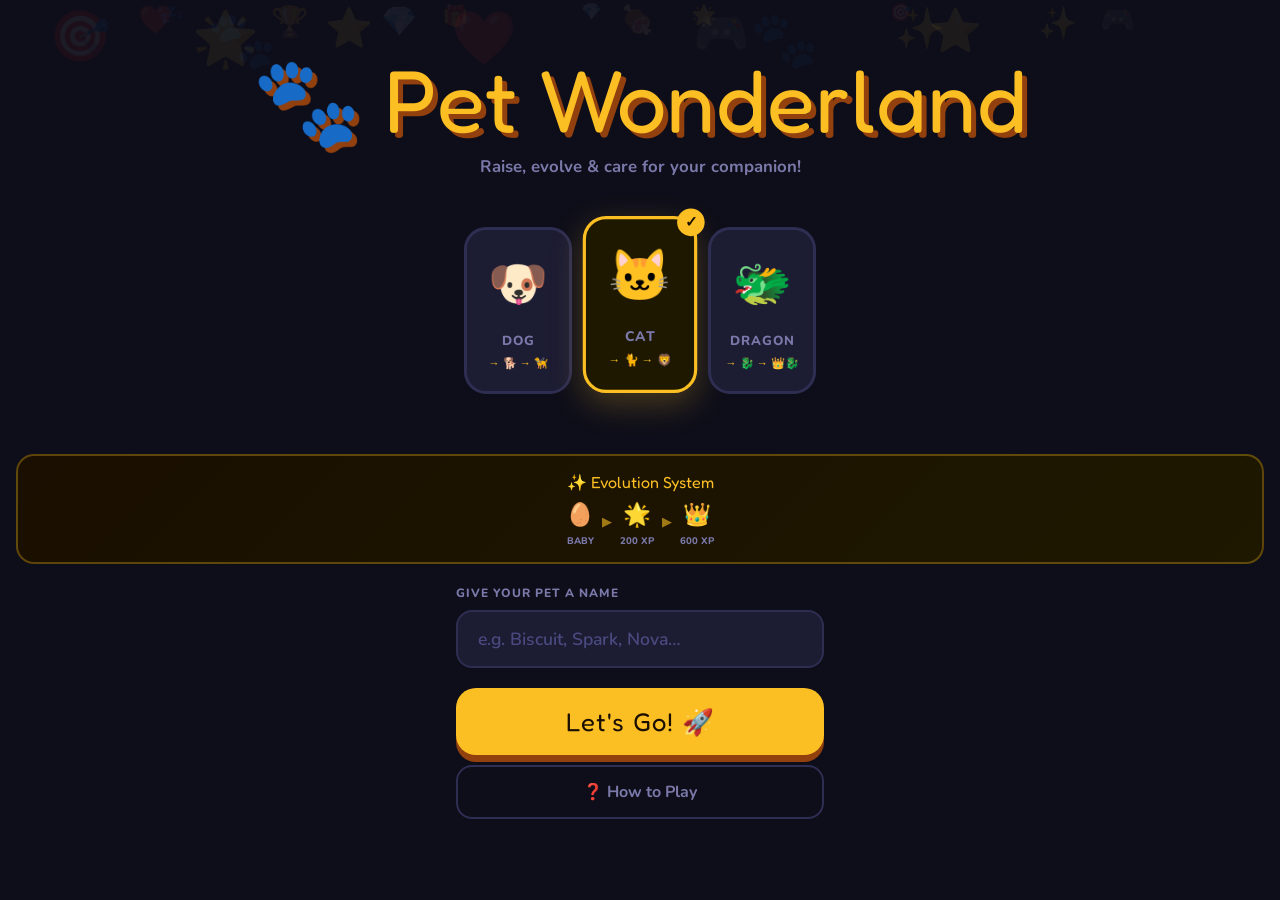
<file: evolution.html>
<!DOCTYPE html>
<html lang="en">
<head>
  <meta charset="UTF-8"/>
  <meta name="viewport" content="width=device-width, initial-scale=1.0"/>
  <title>Pet Wonderland — Evolution</title>
  <link rel="stylesheet" href="shared.css"/>
  <style>
    .page-title { font-family:'Fredoka One',cursive; font-size:1.8rem; color:var(--text); margin:20px 0 4px; }
    .page-sub   { color:var(--text-muted); font-weight:600; margin-bottom:20px; font-size:.95rem; }

    /* Current stage hero */
    .evo-hero {
      text-align:center; padding:28px 20px;
      background:linear-gradient(135deg, var(--card) 0%, #1e1800 100%);
      border:2px solid rgba(251,191,36,.3); border-radius:24px;
      margin-bottom:20px; position:relative; overflow:hidden;
    }
    .evo-hero::before {
      content:''; position:absolute; inset:0;
      background:radial-gradient(circle at 50% 0%, rgba(251,191,36,.08), transparent 70%);
    }
    .evo-pet-emoji { font-size:6rem; line-height:1; display:block; margin-bottom:8px; animation:float 3s ease-in-out infinite; }
    @keyframes float { 0%,100%{transform:translateY(0)} 50%{transform:translateY(-8px)} }
    .evo-stage-label {
      display:inline-block; background:var(--yellow); color:#1a0f00;
      font-family:'Fredoka One',cursive; font-size:1rem; letter-spacing:1px;
      border-radius:999px; padding:4px 16px; margin-bottom:6px;
    }
    .evo-pet-name { font-family:'Fredoka One',cursive; font-size:1.8rem; color:var(--text); }
    .evo-stage-name { font-size:.9rem; font-weight:800; color:var(--yellow); margin-top:4px; }
    .evo-xp-total { font-size:.78rem; font-weight:700; color:var(--text-muted); margin-top:6px; }

    /* XP Progress */
    .xp-card {
      background:var(--card); border:2px solid var(--border); border-radius:20px;
      padding:20px; margin-bottom:16px;
    }
    .xp-card-title {
      font-family:'Fredoka One',cursive; font-size:.78rem; color:var(--text-muted);
      text-transform:uppercase; letter-spacing:.5px; margin-bottom:14px;
    }
    .xp-bar-header { display:flex; justify-content:space-between; align-items:center; margin-bottom:8px; }
    .xp-bar-label  { font-weight:800; font-size:.85rem; }
    .xp-bar-val    { font-family:'Fredoka One',cursive; font-size:1.1rem; color:var(--yellow); }
    .xp-track { height:18px; background:var(--bg2); border-radius:999px; overflow:hidden; margin-bottom:6px; }
    .xp-fill  {
      height:100%; border-radius:999px;
      background:linear-gradient(90deg,var(--yellow),var(--orange));
      transition:width .8s cubic-bezier(.25,.8,.25,1);
      position:relative;
    }
    .xp-fill::after {
      content:''; position:absolute; top:0; left:0; right:0; bottom:0;
      background:linear-gradient(90deg,transparent 0%,rgba(255,255,255,.25) 50%,transparent 100%);
      animation:shimmer 2s infinite;
    }
    @keyframes shimmer { 0%{transform:translateX(-100%)} 100%{transform:translateX(100%)} }
    .xp-sub { font-size:.78rem; font-weight:700; color:var(--text-muted); text-align:right; }
    .xp-maxed-banner {
      text-align:center; padding:16px;
      background:linear-gradient(135deg,#1a0f00,#2a200a);
      border:2px solid var(--yellow); border-radius:16px;
      font-family:'Fredoka One',cursive; font-size:1.3rem; color:var(--yellow);
    }

    /* Evolution chain */
    .chain-title { font-family:'Fredoka One',cursive; font-size:.78rem; color:var(--text-muted); text-transform:uppercase; letter-spacing:.5px; margin-bottom:14px; }
    .evo-chain {
      display:flex; align-items:stretch; gap:0; overflow:hidden;
      border-radius:20px; border:2px solid var(--border);
    }
    .chain-stage {
      flex:1; padding:18px 12px; text-align:center;
      border-right:2px solid var(--border); cursor:default;
      transition:background .2s; position:relative;
    }
    .chain-stage:last-child { border-right:none; }
    .chain-stage.current {
      background:linear-gradient(135deg,var(--card),#1e1800);
    }
    .chain-stage.unlocked { background:rgba(52,211,153,.05); }
    .chain-stage.locked   { opacity:.45; }
    .chain-emoji { font-size:2.4rem; display:block; margin-bottom:6px; }
    .chain-name  { font-size:.78rem; font-weight:800; color:var(--text); }
    .chain-xp    { font-size:.68rem; font-weight:700; color:var(--text-muted); margin-top:3px; }
    .chain-badge {
      position:absolute; top:-1px; left:50%; transform:translateX(-50%);
      background:var(--yellow); color:#1a0f00;
      font-size:.58rem; font-weight:900; text-transform:uppercase; letter-spacing:.5px;
      border-radius:0 0 8px 8px; padding:2px 8px;
    }
    .chain-badge.green { background:var(--green); color:#001a0e; }

    /* Evolution ready card */
    .evo-ready-card {
      background:linear-gradient(135deg,#1a0f00,#2a200a);
      border:2px solid var(--yellow); border-radius:20px;
      padding:24px 20px; margin:16px 0; text-align:center;
      animation:evo-glow 1.5s ease-in-out infinite;
    }
    @keyframes evo-glow {
      0%,100%{box-shadow:0 0 0 rgba(251,191,36,0)}
      50%{box-shadow:0 0 30px rgba(251,191,36,.4)}
    }
    .ready-title { font-family:'Fredoka One',cursive; font-size:1.6rem; color:var(--yellow); margin-bottom:6px; }
    .ready-sub   { font-size:.9rem; font-weight:700; color:#d4a520; margin-bottom:16px; }
    .btn-evolve  {
      display:block; width:100%; padding:18px;
      background:var(--yellow); color:#1a0f00;
      font-family:'Fredoka One',cursive; font-size:1.5rem; letter-spacing:1px;
      border:none; border-radius:16px; cursor:pointer;
      box-shadow:0 6px 0 #92400e; transition:transform .1s, box-shadow .1s;
    }
    .btn-evolve:hover  { transform:translateY(-2px); box-shadow:0 8px 0 #92400e; }
    .btn-evolve:active { transform:translateY(4px);  box-shadow:0 2px 0 #92400e; }

    /* How to earn XP */
    .xp-sources { display:flex; flex-direction:column; gap:8px; }
    .xp-source-row {
      display:flex; align-items:center; gap:12px;
      background:var(--bg2); border:1px solid var(--border); border-radius:14px;
      padding:10px 14px;
    }
    .xp-source-icon { font-size:1.4rem; flex-shrink:0; width:32px; text-align:center; }
    .xp-source-info { flex:1; }
    .xp-source-action { font-size:.85rem; font-weight:800; }
    .xp-source-detail { font-size:.72rem; font-weight:700; color:var(--text-muted); }
    .xp-source-gain   { font-family:'Fredoka One',cursive; font-size:1rem; color:var(--yellow); flex-shrink:0; }

    /* Evolution history */
    .stage-card {
      display:flex; align-items:center; gap:16px;
      background:var(--card); border:2px solid var(--border); border-radius:18px;
      padding:16px 20px; margin-bottom:10px;
    }
    .stage-card.achieved { border-color:rgba(52,211,153,.4); }
    .stage-card.next-up  { border-color:rgba(251,191,36,.4); background:linear-gradient(135deg,var(--card),#1e1800); }
    .stage-card.future   { opacity:.4; }
    .sc-emoji { font-size:2.8rem; flex-shrink:0; width:56px; text-align:center; }
    .sc-info  { flex:1; }
    .sc-name  { font-size:1rem; font-weight:800; margin-bottom:3px; }
    .sc-desc  { font-size:.78rem; font-weight:700; color:var(--text-muted); }
    .sc-req   { font-size:.72rem; font-weight:800; color:var(--yellow); margin-top:4px; }
    .sc-status { flex-shrink:0; font-size:.75rem; font-weight:800; text-transform:uppercase; letter-spacing:.5px; }
    .sc-status.done { color:var(--green); }
    .sc-status.next { color:var(--yellow); }
    .sc-status.lock { color:var(--text-muted); }

    /* Confetti */
    .confetti-wrap { position:fixed; inset:0; pointer-events:none; z-index:9998; overflow:hidden; }
    .confetti-piece {
      position:absolute; top:-20px; width:8px; height:8px; border-radius:2px;
      animation:fall linear forwards;
    }
    @keyframes fall { to{transform:translateY(110vh) rotate(720deg);opacity:0} }
  </style>
</head>
<body>
  <script src="shared.js"></script>
  <script src="nav.js"></script>

  <div class="page">
    <div class="page-title">✨ Evolution</div>
    <p class="page-sub">Grow your pet through stages</p>

    <!-- Current form hero -->
    <div class="evo-hero">
      <span class="evo-pet-emoji" id="heroPetEmoji"></span>
      <div class="evo-stage-label" id="heroStageLabel"></div>
      <div class="evo-pet-name" id="heroPetName"></div>
      <div class="evo-stage-name" id="heroStageName"></div>
      <div class="evo-xp-total" id="heroXpTotal"></div>
    </div>

    <!-- XP Progress -->
    <div class="xp-card" id="xpCard">
      <div class="xp-card-title">📊 XP Progress</div>
      <div id="xpProgressArea"></div>
    </div>

    <!-- Evolution chain -->
    <div class="card" style="padding:20px">
      <div class="chain-title">🔗 Evolution Chain</div>
      <div class="evo-chain" id="evoChain"></div>
    </div>

    <!-- Evolution ready button (shown when eligible) -->
    <div id="evoReadyCard" style="display:none" class="evo-ready-card">
      <div class="ready-title">🌟 Ready to Evolve!</div>
      <div class="ready-sub" id="evoReadyDesc"></div>
      <button class="btn-evolve" id="evolveBtn">✨ Evolve Now!</button>
    </div>

    <!-- Detailed stage cards -->
    <div class="card" style="padding:20px">
      <div class="chain-title">📖 Stages</div>
      <div id="stageCards"></div>
    </div>

    <!-- XP Sources -->
    <div class="card" style="padding:20px">
      <div class="chain-title">⚡ How to Earn XP</div>
      <div class="xp-sources">
        <div class="xp-source-row"><div class="xp-source-icon">🍖</div><div class="xp-source-info"><div class="xp-source-action">Feed</div><div class="xp-source-detail">Reduce hunger & boost happiness</div></div><div class="xp-source-gain">+10 XP</div></div>
        <div class="xp-source-row"><div class="xp-source-icon">🎾</div><div class="xp-source-info"><div class="xp-source-action">Play</div><div class="xp-source-detail">Boost happiness</div></div><div class="xp-source-gain">+8 XP</div></div>
        <div class="xp-source-row"><div class="xp-source-icon">🛁</div><div class="xp-source-info"><div class="xp-source-action">Clean</div><div class="xp-source-detail">Improve health</div></div><div class="xp-source-gain">+5 XP</div></div>
        <div class="xp-source-row"><div class="xp-source-icon">🏥</div><div class="xp-source-info"><div class="xp-source-action">Vet Visit</div><div class="xp-source-detail">Full health restore</div></div><div class="xp-source-gain">+15 XP</div></div>
        <div class="xp-source-row"><div class="xp-source-icon">💤</div><div class="xp-source-info"><div class="xp-source-action">Rest</div><div class="xp-source-detail">Restore energy</div></div><div class="xp-source-gain">+3 XP</div></div>
        <div class="xp-source-row"><div class="xp-source-icon">🛒</div><div class="xp-source-info"><div class="xp-source-action">Buy Shop Items</div><div class="xp-source-detail">Any shop purchase</div></div><div class="xp-source-gain">+5 XP</div></div>
        <div class="xp-source-row"><div class="xp-source-icon">💰</div><div class="xp-source-info"><div class="xp-source-action">Mini-games</div><div class="xp-source-detail">Per dollar earned</div></div><div class="xp-source-gain">+1 XP</div></div>
      </div>
    </div>

  </div>

  <div class="confetti-wrap" id="confettiWrap"></div>
  <div id="toast"></div>

  <script>
    function render() {
      const s = getState();
      const stage = s.evoStage || 0;
      const xp = s.xp || 0;
      const emojis = EVO_EMOJI[s.petType] || EVO_EMOJI.Cat;
      const names  = EVO_NAMES[s.petType]  || EVO_NAMES.Cat;

      // Hero
      document.getElementById('heroPetEmoji').textContent = emojis[stage];
      document.getElementById('heroStageLabel').textContent = 'Stage ' + (stage + 1);
      document.getElementById('heroPetName').textContent = s.petName;
      document.getElementById('heroStageName').textContent = names[stage];
      document.getElementById('heroXpTotal').textContent = xp + ' total XP earned';

      // XP progress bar
      const xpArea = document.getElementById('xpProgressArea');
      if (stage >= 2) {
        xpArea.innerHTML = `<div class="xp-maxed-banner">👑 Maximum Evolution Reached! ${xp} XP</div>`;
      } else {
        const next = EVO_THRESHOLDS[stage + 1];
        const prev = EVO_THRESHOLDS[stage];
        const pct  = Math.min(100, ((xp - prev) / (next - prev)) * 100);
        xpArea.innerHTML = `
          <div class="xp-bar-header">
            <span class="xp-bar-label">To Stage ${stage + 2}: ${names[stage + 1]} ${emojis[stage + 1]}</span>
            <span class="xp-bar-val">${xp} / ${next}</span>
          </div>
          <div class="xp-track"><div class="xp-fill" style="width:${pct.toFixed(1)}%"></div></div>
          <div class="xp-sub">${next - xp} XP remaining</div>
        `;
      }

      // Chain
      const chain = document.getElementById('evoChain');
      chain.innerHTML = emojis.map((em, i) => {
        const cls = i < stage ? 'unlocked' : i === stage ? 'current' : 'locked';
        const badge = i < stage ? '<div class="chain-badge green">✓</div>' :
                      i === stage ? '<div class="chain-badge">Now</div>' : '';
        const xpReq = i === 0 ? 'Start' : EVO_THRESHOLDS[i] + ' XP';
        return `<div class="chain-stage ${cls}">
          ${badge}
          <span class="chain-emoji">${em}</span>
          <div class="chain-name">${names[i]}</div>
          <div class="chain-xp">${xpReq}</div>
        </div>`;
      }).join('');

      // Evolution ready card
      const readyCard = document.getElementById('evoReadyCard');
      if (stage < 2 && xp >= EVO_THRESHOLDS[stage + 1]) {
        readyCard.style.display = 'block';
        document.getElementById('evoReadyDesc').textContent =
          `${s.petName} is ready to evolve into ${names[stage + 1]}! ${emojis[stage + 1]}`;
      } else {
        readyCard.style.display = 'none';
      }

      // Stage detail cards
      const stageCardsEl = document.getElementById('stageCards');
      const stageData = [
        { req:'Start', desc:'Your pet\'s first form. Innocent and curious, just getting started on their journey.' },
        { req:'200 XP', desc:'Fully grown and more powerful. New abilities and a stronger bond with you.' },
        { req:'600 XP', desc:'The ultimate form! Legendary status — only the most devoted trainers reach this.' },
      ];
      stageCardsEl.innerHTML = emojis.map((em, i) => {
        let cls = 'stage-card future', statusTxt = '🔒 Locked', statusCls = 'lock';
        if (i < stage)       { cls='stage-card achieved'; statusTxt='✓ Achieved'; statusCls='done'; }
        else if (i === stage) { cls='stage-card next-up';  statusTxt='★ Current';  statusCls='next'; }
        return `<div class="${cls}">
          <div class="sc-emoji">${em}</div>
          <div class="sc-info">
            <div class="sc-name">${names[i]}</div>
            <div class="sc-desc">${stageData[i].desc}</div>
            <div class="sc-req">Stage ${i+1} — Requires: ${stageData[i].req}</div>
          </div>
          <div class="sc-status ${statusCls}">${statusTxt}</div>
        </div>`;
      }).join('');
    }

    function spawnConfetti() {
      const wrap = document.getElementById('confettiWrap');
      const colors = ['#fbbf24','#a78bfa','#f472b6','#34d399','#60a5fa','#fb923c'];
      for (let i = 0; i < 80; i++) {
        const p = document.createElement('div');
        p.className = 'confetti-piece';
        p.style.left = Math.random() * 100 + '%';
        p.style.animationDuration = (1.5 + Math.random() * 2) + 's';
        p.style.animationDelay = (Math.random() * 1) + 's';
        p.style.background = colors[Math.floor(Math.random() * colors.length)];
        p.style.borderRadius = Math.random() > .5 ? '50%' : '2px';
        wrap.appendChild(p);
      }
      setTimeout(() => wrap.innerHTML = '', 4000);
    }

    document.getElementById('evolveBtn').addEventListener('click', () => {
      const s = getState();
      const stage = s.evoStage || 0;
      if (stage >= 2) return;
      if ((s.xp || 0) < EVO_THRESHOLDS[stage + 1]) return;

      s.evoStage = stage + 1;
      const newBadges = checkAndAwardBadges(s);
      saveState(s);
      spawnConfetti();

      const names  = EVO_NAMES[s.petType]  || EVO_NAMES.Cat;
      const emojis = EVO_EMOJI[s.petType]  || EVO_EMOJI.Cat;
      showToast(`🌟 ${s.petName} evolved into ${names[s.evoStage]}! ${emojis[s.evoStage]}`, 4000);

      render();
    });

    render();
  </script>
</body>
</html>
</file>
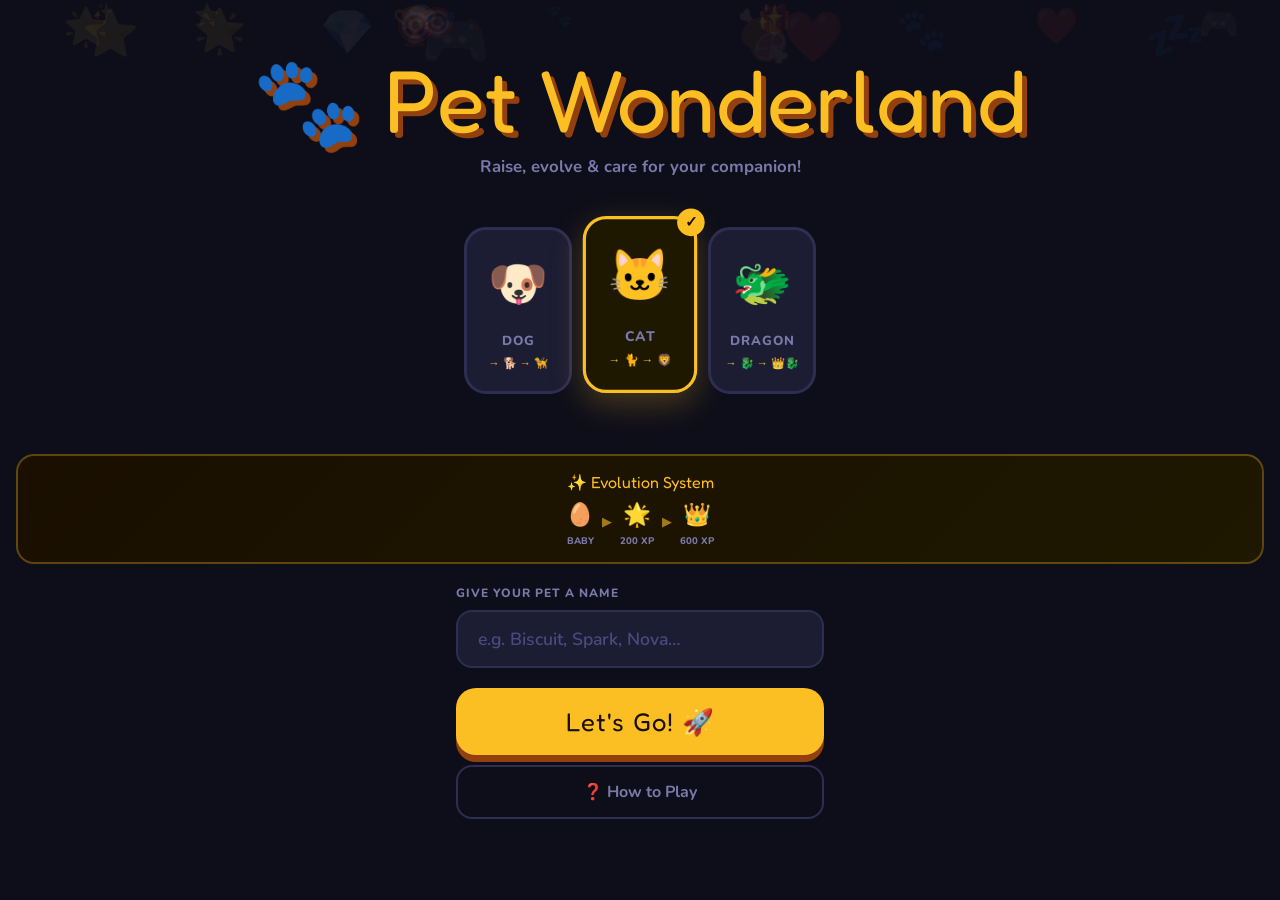
<file: finance.html>
<!DOCTYPE html>
<html lang="en">
<head>
  <meta charset="UTF-8"/>
  <meta name="viewport" content="width=device-width, initial-scale=1.0"/>
  <title>Pet Wonderland — Finance</title>
  <link rel="stylesheet" href="shared.css"/>
  <style>
    .page-title { font-family:'Fredoka One',cursive; font-size:1.8rem; color:var(--text); margin:20px 0 4px; }
    .page-sub   { color:var(--text-muted); font-weight:600; margin-bottom:20px; font-size:.95rem; }

    /* ── Summary bar ── */
    .summary-row {
      display:grid; grid-template-columns:1fr 1fr 1fr;
      gap:10px; margin-bottom:20px;
    }
    .summary-chip {
      background:var(--card); border:2px solid var(--border); border-radius:18px;
      padding:14px 12px; text-align:center;
    }
    .summary-chip.earned  { border-color:rgba(52,211,153,.4); }
    .summary-chip.spent   { border-color:rgba(248,113,113,.4); }
    .summary-chip.balance { border-color:rgba(251,191,36,.4); }
    .sum-icon { font-size:1.4rem; display:block; margin-bottom:4px; }
    .sum-val  { font-family:'Fredoka One',cursive; font-size:1.3rem; line-height:1.1; }
    .summary-chip.earned  .sum-val { color:var(--green); }
    .summary-chip.spent   .sum-val { color:var(--red); }
    .summary-chip.balance .sum-val { color:var(--yellow); }
    .sum-lbl  { font-size:.68rem; font-weight:800; color:var(--text-muted); text-transform:uppercase; letter-spacing:.5px; margin-top:3px; }

    /* ── Score section ── */
    .score-card {
      background:linear-gradient(135deg, var(--card) 0%, #0e0e1e 100%);
      border:2px solid var(--border); border-radius:22px;
      padding:24px 20px; margin-bottom:20px; text-align:center;
    }
    .score-card-title {
      font-family:'Fredoka One',cursive; font-size:.78rem; color:var(--text-muted);
      text-transform:uppercase; letter-spacing:.5px; margin-bottom:16px;
    }

    /* circles row */
    .circles-row {
      display:flex; justify-content:center; gap:18px; flex-wrap:wrap; margin-bottom:20px;
    }
    .score-circle-wrap { text-align:center; }
    .score-circle-lbl  { font-size:.65rem; font-weight:800; color:var(--text-muted); text-transform:uppercase; letter-spacing:.5px; margin-top:6px; }

    /* SVG circle */
    .ring-svg { display:block; margin:0 auto; }

    /* overall big circle */
    .big-circle-wrap { text-align:center; margin-bottom:6px; position:relative; display:inline-block; }
    .big-score-num {
      position:absolute; top:50%; left:50%; transform:translate(-50%,-50%);
      font-family:'Fredoka One',cursive; font-size:2.2rem; color:var(--text);
    }
    .big-score-label {
      font-size:.72rem; font-weight:800; color:var(--text-muted);
      text-transform:uppercase; letter-spacing:.5px; margin-top:4px;
    }

    .score-grade {
      display:inline-block;
      font-family:'Fredoka One',cursive; font-size:1.3rem;
      padding:5px 18px; border-radius:999px; margin:12px 0 6px;
    }
    .grade-s { background:rgba(251,191,36,.15); color:var(--yellow); border:2px solid rgba(251,191,36,.4); }
    .grade-a { background:rgba(52,211,153,.15);  color:var(--green);  border:2px solid rgba(52,211,153,.4); }
    .grade-b { background:rgba(96,165,250,.15);  color:var(--blue);   border:2px solid rgba(96,165,250,.4); }
    .grade-c { background:rgba(251,146,60,.15);  color:var(--orange); border:2px solid rgba(251,146,60,.4); }
    .grade-d { background:rgba(248,113,113,.15); color:var(--red);    border:2px solid rgba(248,113,113,.4); }

    .score-blurb {
      background:var(--bg2); border:1px solid var(--border); border-radius:14px;
      padding:14px 16px; font-size:.85rem; font-weight:600; color:var(--text-muted);
      line-height:1.65; text-align:left;
    }
    .blurb-title { font-weight:800; color:var(--text); margin-bottom:6px; font-size:.9rem; }

    /* ── Receipt / ledger ── */
    .ledger-tabs { display:flex; gap:6px; margin-bottom:14px; }
    .ledger-tab {
      flex:1; padding:9px 10px; background:var(--card); border:2px solid var(--border);
      border-radius:12px; font-family:'Nunito',sans-serif; font-weight:800; font-size:.8rem;
      color:var(--text-muted); cursor:pointer; text-align:center; transition:all .18s;
    }
    .ledger-tab:hover { border-color:var(--border-hi); color:var(--text); }
    .ledger-tab.active { background:var(--card2); border-color:var(--purple); color:var(--purple); }

    .ledger-list { display:flex; flex-direction:column; gap:7px; }

    .ledger-entry {
      display:flex; align-items:center; gap:12px;
      background:var(--card); border:2px solid var(--border); border-radius:14px;
      padding:12px 16px;
    }
    .entry-icon { font-size:1.4rem; flex-shrink:0; width:32px; text-align:center; }
    .entry-info { flex:1; }
    .entry-label { font-size:.88rem; font-weight:800; }
    .entry-time  { font-size:.7rem; font-weight:700; color:var(--text-muted); margin-top:1px; }
    .entry-amount { font-family:'Fredoka One',cursive; font-size:1.05rem; flex-shrink:0; }
    .entry-amount.earn  { color:var(--green); }
    .entry-amount.spend { color:var(--red); }

    .empty-msg {
      text-align:center; padding:32px 20px;
      color:var(--text-muted); font-weight:700; font-size:.9rem;
    }
    .empty-msg .empty-icon { font-size:2.4rem; display:block; margin-bottom:8px; }

    /* category breakdown */
    .breakdown-list { display:flex; flex-direction:column; gap:8px; }
    .breakdown-row {
      display:flex; align-items:center; gap:10px;
      background:var(--bg2); border-radius:12px; padding:10px 14px;
    }
    .bk-icon { font-size:1.2rem; width:28px; text-align:center; flex-shrink:0; }
    .bk-label { flex:1; font-size:.82rem; font-weight:800; }
    .bk-bar-wrap { flex:2; height:8px; background:var(--bg); border-radius:999px; overflow:hidden; }
    .bk-bar      { height:100%; border-radius:999px; }
    .bk-val  { font-size:.82rem; font-weight:800; color:var(--text-muted); flex-shrink:0; min-width:32px; text-align:right; }
  </style>
</head>
<body>
  <script src="shared.js"></script>
  <script src="nav.js"></script>

  <div class="page">
    <div class="page-title">📊 Finances</div>
    <p class="page-sub">Your complete money history</p>

    <!-- Top summary -->
    <div class="summary-row">
      <div class="summary-chip earned">
        <span class="sum-icon">💚</span>
        <div class="sum-val" id="totalEarnedVal">$0</div>
        <div class="sum-lbl">Earned</div>
      </div>
      <div class="summary-chip spent">
        <span class="sum-icon">🔴</span>
        <div class="sum-val" id="totalSpentVal">$0</div>
        <div class="sum-lbl">Spent</div>
      </div>
      <div class="summary-chip balance">
        <span class="sum-icon">💰</span>
        <div class="sum-val" id="balanceVal">$0</div>
        <div class="sum-lbl">Balance</div>
      </div>
    </div>

    <!-- Score card -->
    <div class="score-card">
      <div class="score-card-title">📈 Financial Health Score</div>

      <div class="big-circle-wrap">
        <svg class="ring-svg" width="130" height="130" viewBox="0 0 130 130">
          <circle cx="65" cy="65" r="56" fill="none" stroke="var(--bg2)" stroke-width="10"/>
          <circle cx="65" cy="65" r="56" fill="none" id="bigRingFill"
            stroke="url(#overallGrad)" stroke-width="10"
            stroke-linecap="round"
            stroke-dasharray="351.86"
            stroke-dashoffset="351.86"
            transform="rotate(-90 65 65)"
            style="transition:stroke-dashoffset 1.2s cubic-bezier(.25,.8,.25,1)"/>
          <defs>
            <linearGradient id="overallGrad" x1="0%" y1="0%" x2="100%" y2="0%">
              <stop offset="0%" stop-color="#a78bfa"/>
              <stop offset="100%" stop-color="#fbbf24"/>
            </linearGradient>
          </defs>
        </svg>
        <div class="big-score-num" id="overallScoreNum">—</div>
      </div>
      <div class="big-score-label">Overall Score</div>

      <div id="scoreGrade" class="score-grade grade-b">—</div>

      <!-- Category mini-circles -->
      <div class="circles-row" id="circlesRow"></div>

      <!-- Blurb -->
      <div class="score-blurb">
        <div class="blurb-title" id="blurbTitle">Analyzing your finances…</div>
        <div id="blurbBody">Start playing to generate a financial report!</div>
      </div>
    </div>

    <!-- Spending breakdown -->
    <div class="card">
      <div class="card-title">Spending Breakdown</div>
      <div class="breakdown-list" id="breakdownList"></div>
    </div>

    <!-- Ledger -->
    <div class="card">
      <div class="card-title">Transaction History</div>
      <div class="ledger-tabs">
        <button class="ledger-tab active" id="tabAll"    onclick="setTab('all')">All</button>
        <button class="ledger-tab"        id="tabEarned" onclick="setTab('earned')">Earned</button>
        <button class="ledger-tab"        id="tabSpent"  onclick="setTab('spent')">Spent</button>
      </div>
      <div class="ledger-list" id="ledgerList"></div>
    </div>

  </div>

  <div id="toast"></div>
  <script>
    let currentTab = 'all';

    // ── Mini circle helper ──────────────────────────────────────
    function makeMiniCircle(score, label, color) {
      const r = 28, circ = 2 * Math.PI * r;
      const offset = circ - (score / 100) * circ;
      const id = 'mc_' + label.replace(/\s/g,'');
      return `
        <div class="score-circle-wrap">
          <svg class="ring-svg" width="70" height="70" viewBox="0 0 70 70">
            <circle cx="35" cy="35" r="${r}" fill="none" stroke="var(--bg2)" stroke-width="7"/>
            <circle cx="35" cy="35" r="${r}" fill="none" stroke="${color}" stroke-width="7"
              stroke-linecap="round" stroke-dasharray="${circ.toFixed(2)}"
              stroke-dashoffset="${circ.toFixed(2)}" id="${id}"
              transform="rotate(-90 35 35)"
              style="transition:stroke-dashoffset 1.2s cubic-bezier(.25,.8,.25,1)"/>
            <text x="35" y="40" text-anchor="middle" font-family="Fredoka One,cursive"
              font-size="14" fill="var(--text)">${score}</text>
          </svg>
          <div class="score-circle-lbl">${label}</div>
        </div>`;
    }

    // ── Score calculation ────────────────────────────────────────
    function calcScores(s) {
      const earned  = s.totalEarned || 0;
      const spent   = s.totalExpenses || 0;
      const balance = s.money || 0;
      const net     = earned - spent + 150; // 150 = starting money

      // Earning score — 100 pts at $200 earned
      const earningScore = Math.min(100, Math.round((earned / 200) * 100));

      // Savings score — ratio of balance to net cash
      const savingsScore = net > 0
        ? Math.min(100, Math.round((balance / Math.max(balance + spent, 1)) * 100))
        : 20;

      // Spending efficiency — lower spend-to-earn ratio is better
      let spendScore;
      if (earned === 0 && spent === 0) { spendScore = 50; }
      else if (earned === 0) { spendScore = 10; }
      else {
        const ratio = spent / earned;
        spendScore = Math.min(100, Math.max(0, Math.round((1 - ratio) * 100)));
        // bonus for spending smart (small amounts often)
      }

      // Overall: weighted average
      const overall = Math.round(earningScore * 0.35 + savingsScore * 0.35 + spendScore * 0.30);

      return { earningScore, savingsScore, spendScore, overall };
    }

    function getGrade(score) {
      if (score >= 90) return { letter:'S', cls:'grade-s', title:'Financially Elite!' };
      if (score >= 75) return { letter:'A', cls:'grade-a', title:'Great Money Manager' };
      if (score >= 60) return { letter:'B', cls:'grade-b', title:'Solid Finances' };
      if (score >= 45) return { letter:'C', cls:'grade-c', title:'Room to Improve' };
      return { letter:'D', cls:'grade-d', title:'Needs Attention' };
    }

    function buildBlurb(s, scores) {
      const { earningScore, savingsScore, spendScore, overall } = scores;
      const earned = s.totalEarned || 0;
      const spent  = s.totalExpenses || 0;
      const balance = s.money || 0;

      const tips = [];

      if (earned < 50)
        tips.push('🎮 Play more mini-games to boost your income — aim for the Reaction or Math Blitz games for the highest payouts.');
      else if (earned < 150)
        tips.push('💪 Solid earning so far! Try chaining multiple mini-game rounds before spending to build a bigger buffer.');

      if (spendScore < 50 && earned > 0)
        tips.push('✂️ You\'re spending a high proportion of what you earn. Try using free actions (Rest) to reduce care costs.');

      if (balance < 30)
        tips.push('⚠️ Your balance is low — avoid vet visits and premium items until you rebuild from mini-games.');

      if (savingsScore > 70)
        tips.push('🏦 Great savings ratio! Consider investing in passive shop items like the Cozy Pet Bed or Aquarium.');

      if (spendScore > 80 && earned > 50)
        tips.push('🌟 Excellent spending discipline! You\'re ready to invest in a high-value item like the Ultra Ball or XP Crystal.');

      if (tips.length === 0)
        tips.push('🐾 Keep caring for your pet consistently. Balanced play, feeding, and rest is the foundation of a healthy budget.');

      const grade = getGrade(overall);
      return {
        title: grade.title,
        body: tips.join('\n\n'),
      };
    }

    // ── Breakdown categories ─────────────────────────────────────
    function buildBreakdown(ledger) {
      const cats = {
        feed:  { icon:'🍖', label:'Feeding',    total:0, color:'#fb923c' },
        clean: { icon:'🛁', label:'Cleaning',   total:0, color:'#2dd4bf' },
        vet:   { icon:'🏥', label:'Vet Visits',  total:0, color:'#34d399' },
        shop:  { icon:'🛒', label:'Shop Items',  total:0, color:'#a78bfa' },
        other: { icon:'💸', label:'Other',       total:0, color:'#60a5fa' },
      };
      ledger.filter(e => e.type === 'spend').forEach(e => {
        if (e.category && cats[e.category]) cats[e.category].total += e.amount;
        else cats.other.total += e.amount;
      });
      const maxVal = Math.max(...Object.values(cats).map(c => c.total), 1);
      return Object.values(cats).filter(c => c.total > 0).map(c => ({...c, pct: c.total / maxVal * 100}));
    }

    // ── Ledger data from state ────────────────────────────────────
    function getLedger(s) {
      return s.ledger || [];
    }

    // ── Render ───────────────────────────────────────────────────
    function setTab(tab) {
      currentTab = tab;
      ['all','earned','spent'].forEach(t => {
        document.getElementById('tab' + t.charAt(0).toUpperCase() + t.slice(1)).classList.toggle('active', t === tab);
      });
      renderLedger();
    }

    function renderLedger() {
      const s = getState();
      const ledger = getLedger(s);
      const filtered = currentTab === 'all' ? ledger
        : currentTab === 'earned' ? ledger.filter(e => e.type === 'earn')
        : ledger.filter(e => e.type === 'spend');

      const el = document.getElementById('ledgerList');
      if (filtered.length === 0) {
        el.innerHTML = `<div class="empty-msg"><span class="empty-icon">📭</span>No transactions yet. Start playing!</div>`;
        return;
      }

      el.innerHTML = [...filtered].reverse().map(entry => {
        const sign  = entry.type === 'earn' ? '+$' : '-$';
        const cls   = entry.type === 'earn' ? 'earn' : 'spend';
        const ts    = new Date(entry.ts).toLocaleTimeString([], {hour:'2-digit', minute:'2-digit'});
        return `<div class="ledger-entry">
          <div class="entry-icon">${entry.icon || '💸'}</div>
          <div class="entry-info">
            <div class="entry-label">${entry.label}</div>
            <div class="entry-time">${ts}</div>
          </div>
          <div class="entry-amount ${cls}">${sign}${entry.amount}</div>
        </div>`;
      }).join('');
    }

    function render() {
      const s = getState();

      // Summaries
      const earned  = s.totalEarned || 0;
      const spent   = s.totalExpenses || 0;
      const balance = s.money || 0;
      document.getElementById('totalEarnedVal').textContent = '$' + earned;
      document.getElementById('totalSpentVal').textContent  = '$' + spent;
      document.getElementById('balanceVal').textContent     = '$' + balance;

      // Scores
      const scores = calcScores(s);
      const { earningScore, savingsScore, spendScore, overall } = scores;

      // Big ring
      const circ = 2 * Math.PI * 56;
      const offset = circ - (overall / 100) * circ;
      setTimeout(() => {
        document.getElementById('bigRingFill').style.strokeDashoffset = offset.toFixed(2);
      }, 100);
      document.getElementById('overallScoreNum').textContent = overall;

      // Grade
      const grade = getGrade(overall);
      const gradeEl = document.getElementById('scoreGrade');
      gradeEl.textContent = grade.letter;
      gradeEl.className = 'score-grade ' + grade.cls;

      // Mini circles
      const miniDefs = [
        { score: earningScore, label: 'Earning',  color: '#34d399' },
        { score: savingsScore, label: 'Savings',  color: '#a78bfa' },
        { score: spendScore,   label: 'Efficiency', color: '#fbbf24' },
      ];
      document.getElementById('circlesRow').innerHTML = miniDefs.map(d =>
        makeMiniCircle(d.score, d.label, d.color)
      ).join('');

      // Animate mini circles after render
      setTimeout(() => {
        miniDefs.forEach(d => {
          const el = document.getElementById('mc_' + d.label.replace(/\s/g,''));
          if (!el) return;
          const r = 28, c = 2 * Math.PI * r;
          el.style.strokeDashoffset = (c - (d.score / 100) * c).toFixed(2);
        });
      }, 150);

      // Blurb
      const blurb = buildBlurb(s, scores);
      document.getElementById('blurbTitle').textContent = blurb.title;
      document.getElementById('blurbBody').textContent  = blurb.body;

      // Breakdown
      const ledger = getLedger(s);
      const breakdown = buildBreakdown(ledger);
      const bdEl = document.getElementById('breakdownList');
      if (breakdown.length === 0) {
        bdEl.innerHTML = `<div style="color:var(--text-muted);font-weight:700;font-size:.85rem;text-align:center;padding:12px">No spending yet!</div>`;
      } else {
        bdEl.innerHTML = breakdown.map(b => `
          <div class="breakdown-row">
            <div class="bk-icon">${b.icon}</div>
            <div class="bk-label">${b.label}</div>
            <div class="bk-bar-wrap"><div class="bk-bar" style="width:${b.pct.toFixed(1)}%;background:${b.color}"></div></div>
            <div class="bk-val">$${b.total}</div>
          </div>`).join('');
      }

      renderLedger();
    }

    window.addEventListener('petTick', render);
    render();
  </script>
</body>
</html>
</file>
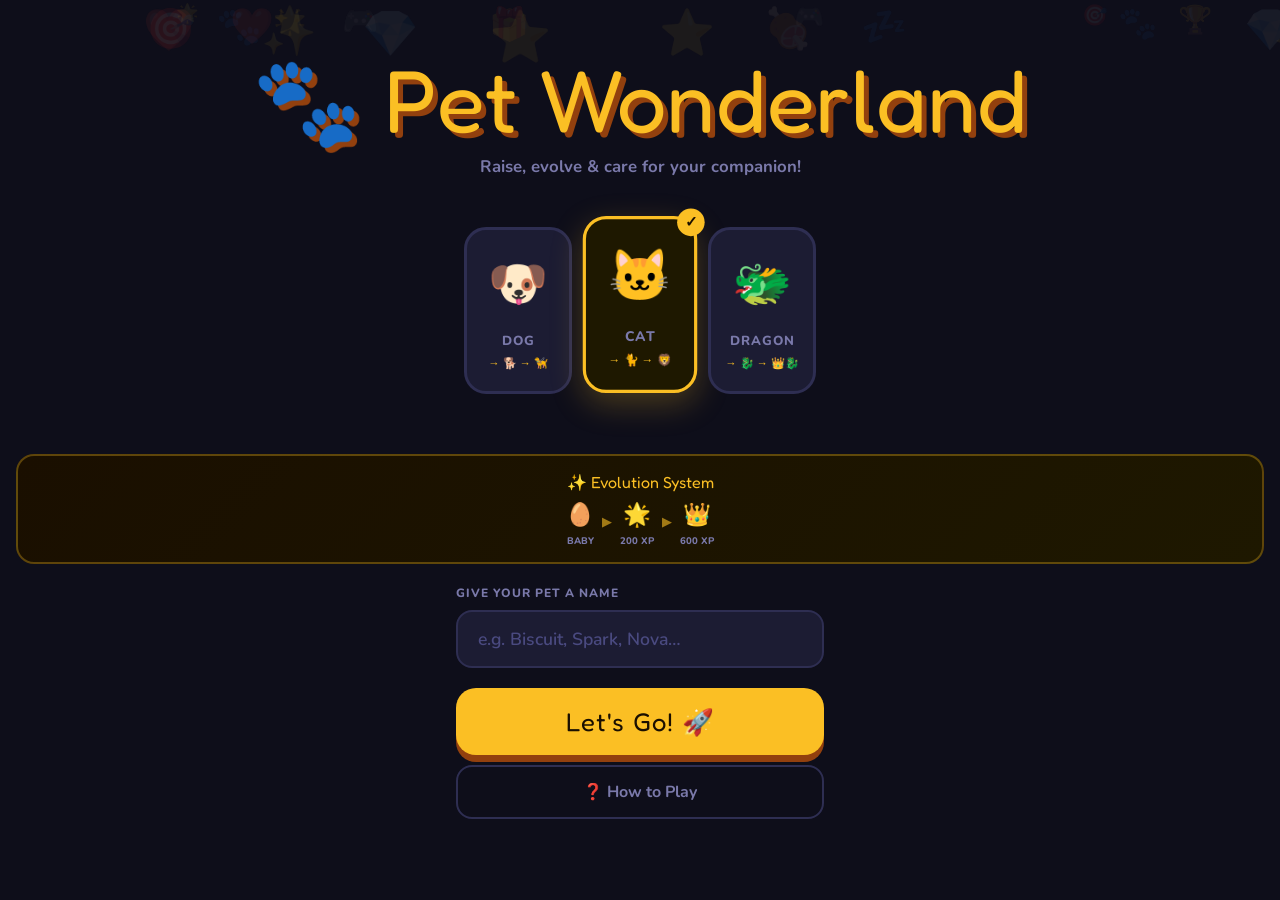
<file: instructions.html>
<!DOCTYPE html>
<html lang="en">
<head>
  <meta charset="UTF-8"/>
  <meta name="viewport" content="width=device-width, initial-scale=1.0"/>
  <title>Pet Wonderland — How to Play</title>
  <link rel="stylesheet" href="shared.css"/>
  <style>
    .page-title { font-family:'Fredoka One',cursive; font-size:1.8rem; color:var(--text); margin:20px 0 4px; }
    .page-sub   { color:var(--text-muted); font-weight:600; margin-bottom:24px; font-size:.95rem; }

    .step-card {
      background:var(--card); border:2px solid var(--border); border-radius:20px;
      padding:20px; margin-bottom:14px;
      display:flex; gap:16px; align-items:flex-start;
    }
    .step-num {
      font-family:'Fredoka One',cursive; font-size:2rem; color:var(--yellow);
      line-height:1; flex-shrink:0; width:36px;
    }
    .step-content {}
    .step-title { font-size:1rem; font-weight:800; margin-bottom:6px; }
    .step-desc  { font-size:.88rem; font-weight:600; color:var(--text-muted); line-height:1.6; }

    .tip-box {
      background:#1a1000; border:2px solid rgba(251,191,36,.4); border-radius:16px;
      padding:16px 20px; margin-bottom:14px;
    }
    .tip-label { font-size:.72rem; font-weight:900; text-transform:uppercase; letter-spacing:1px; color:var(--yellow); margin-bottom:6px; }
    .tip-text  { font-size:.88rem; font-weight:600; color:#d4a520; line-height:1.6; }

    .stat-explain { display:flex; flex-direction:column; gap:8px; margin-top:8px; }
    .stat-line { display:flex; align-items:center; gap:10px; font-size:.85rem; font-weight:700; }
    .stat-dot { width:10px; height:10px; border-radius:50%; flex-shrink:0; }
  </style>
</head>
<body>
  <script src="shared.js"></script>
  <script src="nav.js"></script>

  <div class="page">
    <div class="page-title">❓ How to Play</div>
    <p class="page-sub">Everything you need to know</p>

    <div class="step-card">
      <div class="step-num">1</div>
      <div class="step-content">
        <div class="step-title">Create your pet</div>
        <div class="step-desc">Choose a Dog, Cat, or Dragon and give them a name. Your pet starts with balanced stats and $150.</div>
      </div>
    </div>

    <div class="step-card">
      <div class="step-num">2</div>
      <div class="step-content">
        <div class="step-title">Watch the stats</div>
        <div class="step-desc">Your pet has four key stats. Keep them healthy!
          <div class="stat-explain">
            <div class="stat-line"><div class="stat-dot" style="background:#f87171"></div><strong>Hunger</strong> — goes up over time. Feed your pet to reduce it.</div>
            <div class="stat-line"><div class="stat-dot" style="background:#a78bfa"></div><strong>Happiness</strong> — keep it high by playing and cleaning.</div>
            <div class="stat-line"><div class="stat-dot" style="background:#60a5fa"></div><strong>Energy</strong> — depleted by playing. Restore by resting.</div>
            <div class="stat-line"><div class="stat-dot" style="background:#34d399"></div><strong>Health</strong> — drops if you neglect your pet. Vet restores it fully.</div>
          </div>
        </div>
      </div>
    </div>

    <div class="step-card">
      <div class="step-num">3</div>
      <div class="step-content">
        <div class="step-title">Earn money</div>
        <div class="step-desc">Visit the <strong>Earn</strong> tab to play mini-games. Whack moles for $1 per hit, or test your reaction speed for up to $10 per round.</div>
      </div>
    </div>

    <div class="step-card">
      <div class="step-num">4</div>
      <div class="step-content">
        <div class="step-title">Buy toys in the Shop</div>
        <div class="step-desc">Better toys give your pet more happiness when you play. Upgrade from the Rubber Duck ($15) → Chew Bone ($75) → Ultra Ball ($200).</div>
      </div>
    </div>

    <div class="step-card">
      <div class="step-num">5</div>
      <div class="step-content">
        <div class="step-title">Unlock Badges</div>
        <div class="step-desc">There are 8 badges to collect. Reach milestones like max health, high happiness, or earning lots of money to unlock them all!</div>
      </div>
    </div>

    <div class="tip-box">
      <div class="tip-label">💡 Pro Tips</div>
      <div class="tip-text">
        • Rest is free — use it often to save money<br>
        • Clean regularly to keep health up without vet bills<br>
        • The reaction game rewards $1–10 depending on speed<br>
        • Mole hits = direct dollars, so keep clicking!
      </div>
    </div>

    <a href="index.html" class="btn btn-primary btn-full">Start Playing 🚀</a>
  </div>
</body>
</html>
</file>
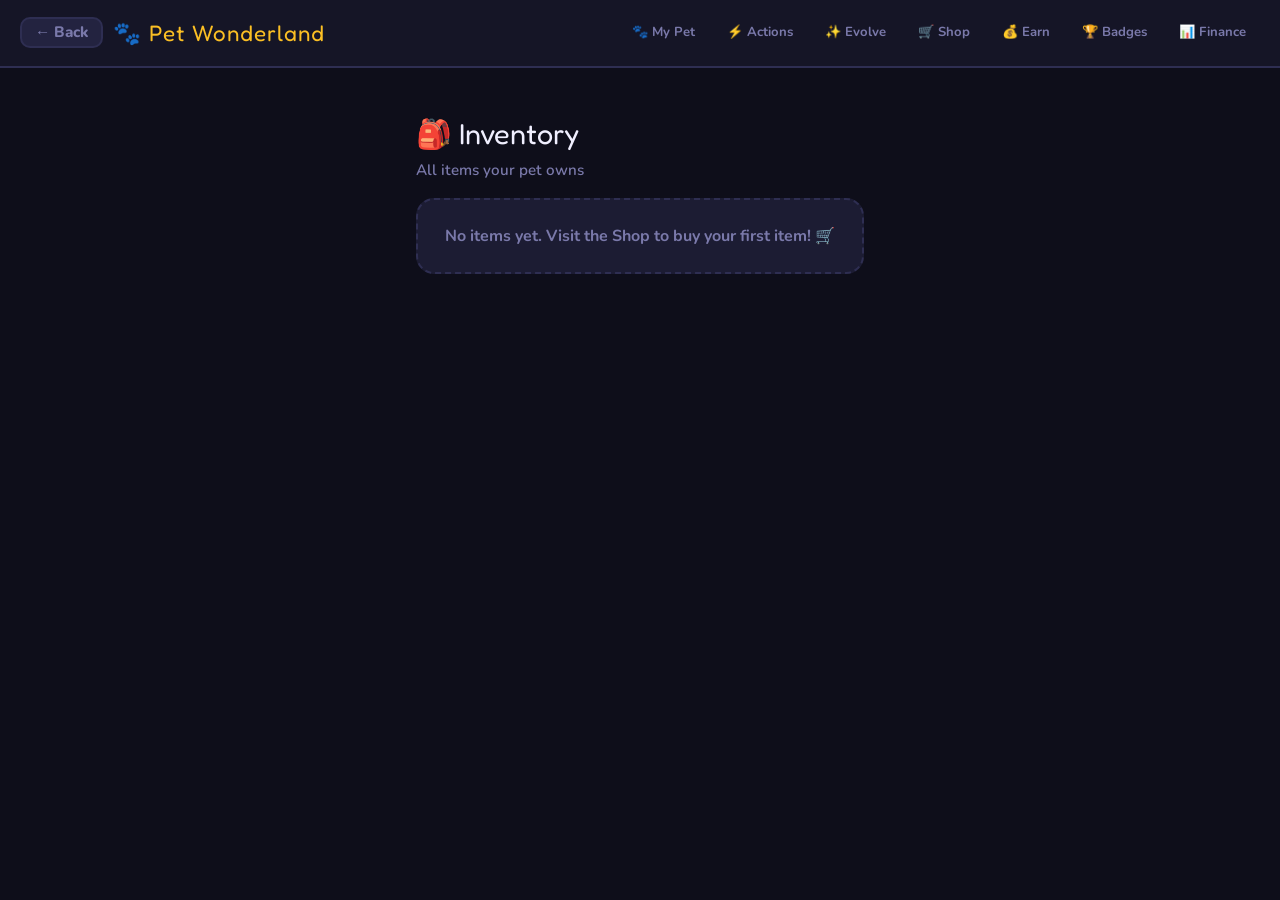
<file: inventory.html>
<!DOCTYPE html>
<html lang="en">
<head>
  <meta charset="UTF-8"/>
  <meta name="viewport" content="width=device-width, initial-scale=1.0"/>
  <title>Pet Wonderland — Inventory</title>
  <link rel="stylesheet" href="shared.css"/>
  <style>
    .page-title { font-family:'Fredoka One',cursive; font-size:1.8rem; color:var(--text); margin:20px 0 4px; }
    .page-sub   { color:var(--text-muted); font-weight:600; margin-bottom:16px; font-size:.95rem; }
    .inv-wrap { display:flex; flex-direction:column; gap:10px; }
    .inv-card {
      display:flex; align-items:center; justify-content:space-between; gap:12px;
      background:var(--card); border:2px solid var(--border); border-radius:16px; padding:12px 14px;
    }
    .inv-left { display:flex; align-items:center; gap:12px; }
    .inv-icon { font-size:1.9rem; width:36px; text-align:center; }
    .inv-name { font-weight:800; font-size:.98rem; color:var(--text); }
    .inv-meta { font-size:.72rem; color:var(--text-muted); font-weight:700; text-transform:uppercase; letter-spacing:.5px; }
    .inv-qty {
      min-width:44px; text-align:center; font-weight:900; color:var(--yellow);
      background:var(--bg2); border:1px solid var(--border); border-radius:999px; padding:5px 10px;
    }
    .empty {
      background:var(--card); border:2px dashed var(--border); border-radius:18px; padding:24px; text-align:center;
      color:var(--text-muted); font-weight:700;
    }
    .equipped { border-color:var(--yellow); }
  </style>
</head>
<body>
  <script src="shared.js"></script>
  <script src="nav.js"></script>

  <div class="page">
    <div class="page-title">🎒 Inventory</div>
    <p class="page-sub">All items your pet owns</p>
    <div id="invRoot" class="inv-wrap"></div>
  </div>

  <script>
    const ITEM_META = {
      rubber_duck:{emoji:'🦆',name:'Rubber Duck',cat:'Toy'}, chew_bone:{emoji:'🦴',name:'Chew Bone',cat:'Toy'},
      ultra_ball:{emoji:'⚽',name:'Ultra Ball',cat:'Toy'}, laser_pointer:{emoji:'🔴',name:'Laser Pointer',cat:'Toy'},
      feather_wand:{emoji:'🪶',name:'Feather Wand',cat:'Toy'}, dragon_plush:{emoji:'🧸',name:'Dragon Plush',cat:'Toy'},
      premium_kibble:{emoji:'🥣',name:'Premium Kibble',cat:'Food'}, gourmet_steak:{emoji:'🥩',name:'Gourmet Steak',cat:'Food'},
      magic_biscuits:{emoji:'✨',name:'Magic Biscuits',cat:'Food'}, rainbow_candy:{emoji:'🍬',name:'Rainbow Candy',cat:'Food'},
      elixir:{emoji:'🧪',name:'Elixir of Life',cat:'Food'}, shampoo:{emoji:'🧴',name:'Premium Shampoo',cat:'Care'},
      vitamin_pack:{emoji:'💊',name:'Vitamin Pack',cat:'Care'}, first_aid_kit:{emoji:'🩺',name:'First Aid Kit',cat:'Care'},
      spa_day:{emoji:'💆',name:'Spa Day Package',cat:'Care'}, sleepy_bed:{emoji:'🛏️',name:'Cozy Pet Bed',cat:'Care'},
      miracle_cure:{emoji:'💉',name:'Miracle Cure',cat:'Care'}, xp_scroll:{emoji:'📜',name:'XP Scroll',cat:'XP'},
      xp_tome:{emoji:'📚',name:'Ancient Tome',cat:'XP'}, xp_crystal:{emoji:'💎',name:'XP Crystal',cat:'XP'},
      xp_star:{emoji:'⭐',name:'Star Fragment',cat:'XP'}, cozy_mat:{emoji:'🪑',name:'Cozy Mat',cat:'Home'},
      aquarium:{emoji:'🐠',name:'Mini Aquarium',cat:'Home'}, obstacle_course:{emoji:'🏋️',name:'Obstacle Course',cat:'Home'},
      mansion:{emoji:'🏰',name:'Pet Mansion',cat:'Home'}
    };

    function renderInventory() {
      const s = getState();
      const inv = (s && s.inventory) ? s.inventory : {};
      const entries = Object.entries(inv).filter(([, qty]) => {
        const n = typeof qty === 'boolean' ? (qty ? 1 : 0) : parseInt(qty || 0, 10);
        return n > 0;
      });
      const root = document.getElementById('invRoot');

      if (!entries.length) {
        root.innerHTML = '<div class="empty">No items yet. Visit the Shop to buy your first item! 🛒</div>';
        return;
      }

      entries.sort((a, b) => (a[0] > b[0] ? 1 : -1));
      root.innerHTML = entries.map(([id, qty]) => {
        const meta = ITEM_META[id] || { emoji:'📦', name:id, cat:'Item' };
        const isEquipped = s.equippedToy === id;
        const shownQty = typeof qty === 'boolean' ? (qty ? 1 : 0) : parseInt(qty || 0, 10);
        return `
          <div class="inv-card ${isEquipped ? 'equipped' : ''}">
            <div class="inv-left">
              <div class="inv-icon">${meta.emoji}</div>
              <div>
                <div class="inv-name">${meta.name}</div>
                <div class="inv-meta">${meta.cat}${isEquipped ? ' • Equipped' : ''}</div>
              </div>
            </div>
            <div class="inv-qty">x${shownQty}</div>
          </div>
        `;
      }).join('');
    }

    window.addEventListener('petTick', renderInventory);
    renderInventory();
  </script>
</body>
</html>
</file>
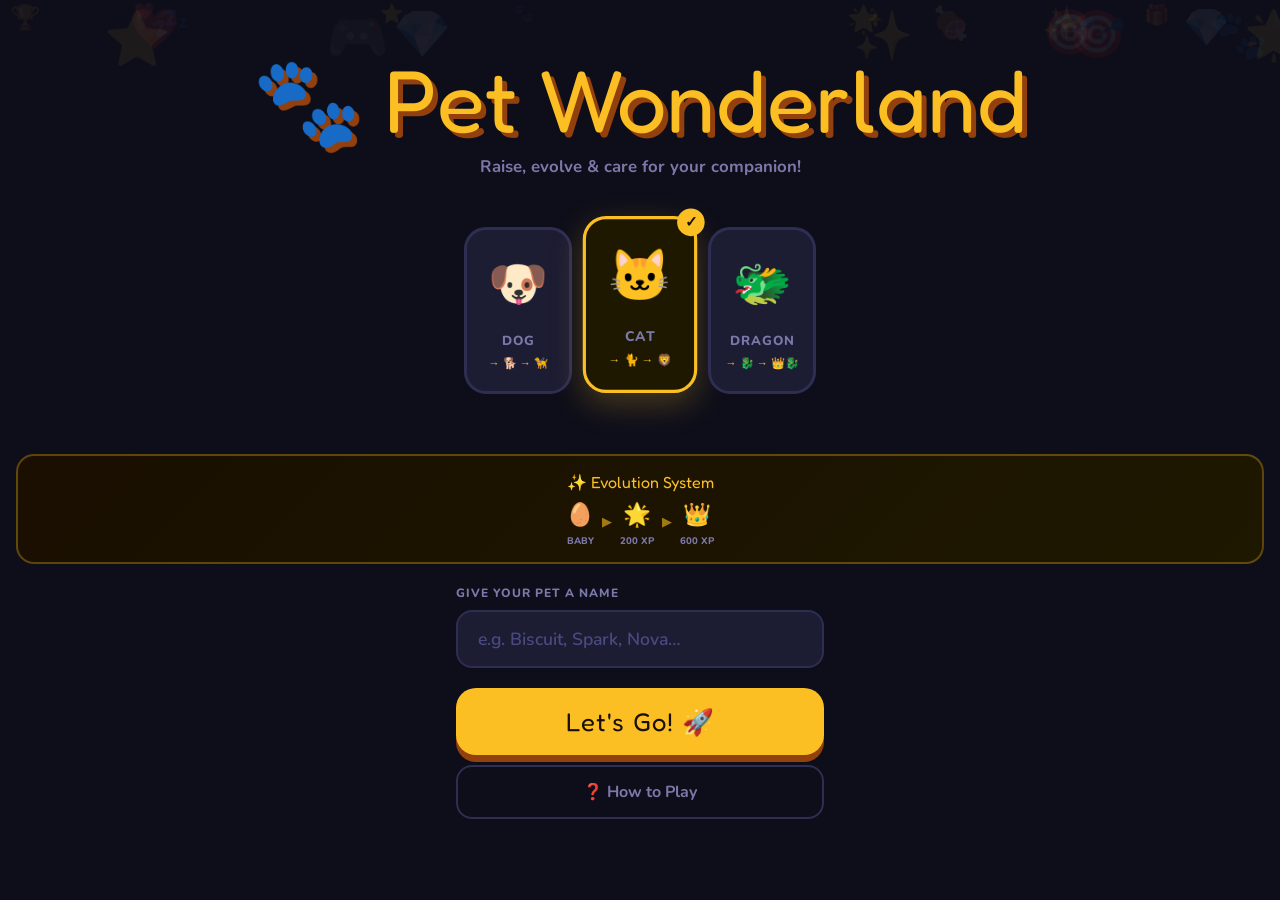
<file: pet.html>
<!DOCTYPE html>
<html lang="en">
<head>
  <meta charset="UTF-8"/>
  <meta name="viewport" content="width=device-width, initial-scale=1.0"/>
  <title>Pet Wonderland — My Pet</title>
  <link rel="stylesheet" href="shared.css"/>
  <style>
    .pet-hero { text-align: center; padding: 24px 0 8px; }
    .pet-stage {
      position: relative; display: inline-block;
      width: 200px; height: 200px; margin-bottom: 16px;
    }
    .pet-display {
      width: 200px; height: 200px;
      display: flex; align-items: center; justify-content: center;
      font-size: 9rem; line-height: 1;
      filter: drop-shadow(0 8px 24px rgba(167,139,250,.4));
      animation: float 4s ease-in-out infinite;
    }
    @keyframes float { 0%,100%{transform:translateY(0)} 50%{transform:translateY(-10px)} }
    .action-anim {
      position: absolute; inset: 0;
      display: flex; align-items: center; justify-content: center;
      font-size: 4rem; opacity: 0; pointer-events: none; transition: opacity 0.2s;
    }
    .action-anim.show { opacity: 1; animation: burst 0.4s ease; }
    @keyframes burst { 0%{transform:scale(.3)} 60%{transform:scale(1.3)} 100%{transform:scale(1)} }

    .pet-name { font-family:'Fredoka One',cursive; font-size:2rem; color:var(--text); letter-spacing:1px; }
    .pet-evo-badge {
      display: inline-flex; align-items: center; gap: 6px;
      background: linear-gradient(135deg, #1e1800, #2a200a);
      border: 2px solid var(--yellow);
      border-radius: 999px;
      padding: 5px 14px;
      font-size: 0.82rem;
      font-weight: 800;
      color: var(--yellow);
      margin-top: 6px;
      cursor: pointer;
      transition: all 0.2s;
    }
    .pet-evo-badge:hover { box-shadow: 0 0 16px rgba(251,191,36,.4); }

    /* XP bar */
    .xp-section { margin: 8px 0 4px; }
    .xp-header { display:flex; justify-content:space-between; font-size:.72rem; font-weight:800; color:var(--text-muted); margin-bottom:5px; text-transform:uppercase; letter-spacing:.5px; }
    .xp-track { height:8px; background:var(--bg2); border-radius:999px; overflow:hidden; }
    .xp-fill { height:100%; background:linear-gradient(90deg,var(--yellow),var(--orange)); border-radius:999px; transition:width .6s cubic-bezier(.25,.8,.25,1); }
    .xp-maxed { text-align:center; font-size:.78rem; font-weight:800; color:var(--yellow); padding:4px 0; }

    .mood-banner {
      display:flex; align-items:center; justify-content:center; gap:8px;
      margin:16px 0 8px; padding:12px 20px;
      background:var(--card); border-radius:16px; border:2px solid var(--border);
      font-weight:800; font-size:1.1rem;
    }
    .mood-dot { width:10px; height:10px; border-radius:50%; flex-shrink:0; }

    .quick-actions {
      display: grid; grid-template-columns: 1fr 1fr; gap: 10px; margin-top: 4px;
    }
    .quick-btn {
      background:var(--card); border:2px solid var(--border); border-radius:18px;
      padding:16px 12px; cursor:pointer; transition:all 0.18s;
      text-align:center; color:var(--text);
      font-family:'Nunito',sans-serif; font-weight:800; font-size:.9rem;
    }
    .quick-btn:hover { border-color:var(--border-hi); transform:translateY(-2px); }
    .quick-btn:active { transform:scale(0.97); }
    .quick-btn .qb-icon { font-size:1.6rem; display:block; margin-bottom:4px; }
    .quick-btn .qb-cost { font-size:.72rem; color:var(--text-muted); font-weight:700; margin-top:2px; }
    .quick-btn.btn-feed   { border-color:rgba(251,146,60,.4); }
    .quick-btn.btn-play   { border-color:rgba(167,139,250,.4); }
    .quick-btn.btn-rest   { border-color:rgba(96,165,250,.4); }
    .quick-btn.btn-clean  { border-color:rgba(45,212,191,.4); }
    .quick-btn.btn-vet    { border-color:rgba(52,211,153,.4); }
    .quick-btn.btn-evo    { border-color:rgba(251,191,36,.4); background:linear-gradient(135deg,var(--card),#1e1800); }

    .warning-banner {
      background:#2a0a0a; border:2px solid var(--red); border-radius:14px;
      padding:10px 16px; font-size:.9rem; font-weight:700; color:var(--red);
      text-align:center; margin-bottom:8px; display:none;
    }

    /* Evolution ready glow */
    .evo-ready-pulse { animation: evo-glow 1.5s ease-in-out infinite; }
    @keyframes evo-glow {
      0%,100% { box-shadow: 0 0 0 rgba(251,191,36,0); border-color: rgba(251,191,36,.4); }
      50% { box-shadow: 0 0 20px rgba(251,191,36,.5); border-color: var(--yellow); }
    }
  </style>
</head>
<body>
  <script src="shared.js"></script>
  <script src="nav.js"></script>

  <div class="page">
    <div class="pet-hero">
      <div class="pet-stage">
        <div class="pet-display" id="petDisplay"></div>
        <div class="action-anim" id="actionAnim"></div>
      </div>
      <div class="pet-name" id="petName"></div>
      <div class="pet-evo-badge" id="evoBadge" onclick="location.href='evolution.html'">
        ✨ <span id="evoStageName"></span>
      </div>
    </div>

    <div class="card" style="padding:16px 20px">
      <div id="xpSection" class="xp-section"></div>
    </div>

    <div class="warning-banner" id="warnBanner"></div>

    <div class="mood-banner">
      <div class="mood-dot" id="moodDot"></div>
      <span id="moodLabel"></span>
    </div>

    <div class="card">
      <div class="card-title">Stats</div>
      <div id="statsContainer"></div>
    </div>

    <div class="card">
      <div class="card-title">Quick Actions</div>
      <div class="quick-actions">
        <button class="quick-btn btn-feed"  id="feedBtn">
          <span class="qb-icon">🍖</span> Feed
          <div class="qb-cost">-$3 · +10 XP</div>
        </button>
        <button class="quick-btn btn-play"  id="playBtn">
          <span class="qb-icon">🎾</span> Play
          <div class="qb-cost">-10 energy · +8 XP</div>
        </button>
        <button class="quick-btn btn-rest"  id="restBtn">
          <span class="qb-icon">💤</span> Rest
          <div class="qb-cost">free · +3 XP</div>
        </button>
        <button class="quick-btn btn-clean" id="cleanBtn">
          <span class="qb-icon">🛁</span> Clean
          <div class="qb-cost">-$2 · +5 XP</div>
        </button>
        <button class="quick-btn btn-vet"   id="vetBtn">
          <span class="qb-icon">🏥</span> Vet
          <div class="qb-cost">-$15 · +15 XP</div>
        </button>
        <button class="quick-btn btn-evo"   id="evoBtn" onclick="location.href='evolution.html'">
          <span class="qb-icon">✨</span> Evolve
          <div class="qb-cost">View progress →</div>
        </button>
      </div>
    </div>

    <div style="display:flex;align-items:center;justify-content:space-between;margin-top:4px;">
      <div class="money-chip">💰 $<span id="moneyVal"></span></div>
      <a href="earn.html" class="btn btn-sm btn-ghost">+ Earn Money</a>
    </div>
  </div>

  <div id="toast"></div>
  <script>
    let s = getState();

    function renderXP(s) {
      const stage = s.evoStage || 0;
      const xp = s.xp || 0;
      const el = document.getElementById('xpSection');
      if (stage >= 2) {
        el.innerHTML = `<div class="xp-maxed">👑 MAX EVOLUTION — ${xp} XP total</div>`;
        return;
      }
      const nextThresh = EVO_THRESHOLDS[stage + 1];
      const prevThresh = EVO_THRESHOLDS[stage];
      const progress = xp - prevThresh;
      const needed = nextThresh - prevThresh;
      const pct = Math.min(100, (progress / needed) * 100);
      const remaining = nextThresh - xp;
      const nextEmoji = EVO_EMOJI[s.petType][stage + 1];
      el.innerHTML = `
        <div class="xp-header">
          <span>XP Progress ✨</span>
          <span>${xp} / ${nextThresh} XP — ${remaining} to evolve ${nextEmoji}</span>
        </div>
        <div class="xp-track"><div class="xp-fill" style="width:${pct}%"></div></div>
      `;
    }

    function render() {
      s = getState();
      const evoEmoji = getEvoEmoji(s);
      document.getElementById('petDisplay').textContent = evoEmoji;
      document.getElementById('petName').textContent = s.petName;
      document.getElementById('evoStageName').textContent = getEvoName(s);
      renderStats('statsContainer', s);
      document.getElementById('moneyVal').textContent = s.money;
      renderXP(s);

      const mood = getMood(s);
      document.getElementById('moodLabel').textContent = mood.label;
      document.getElementById('moodDot').style.background = mood.color;

      const warn = document.getElementById('warnBanner');
      if (s.health <= 20)      { warn.style.display='block'; warn.textContent='⚠️ Your pet is very sick! Visit the vet!'; }
      else if (s.hunger >= 80) { warn.style.display='block'; warn.textContent='⚠️ Your pet is starving! Feed them now!'; }
      else                     { warn.style.display='none'; }

      // Glow evo button if ready
      const toNext = xpToNextEvo(s);
      const evoBtn = document.getElementById('evoBtn');
      if (toNext !== null && toNext <= 0) {
        evoBtn.classList.add('evo-ready-pulse');
        evoBtn.querySelector('.qb-icon').textContent = '🌟';
        evoBtn.querySelector('.qb-cost').textContent = 'Ready to evolve!';
      }
    }

    function flash(emoji, cb) {
      const a = document.getElementById('actionAnim');
      a.textContent = emoji;
      a.classList.add('show');
      setTimeout(() => { a.classList.remove('show'); if(cb) cb(); }, 800);
    }

    function doAction(action) {
      s = getState();
      const anims = { feed:['🍖','🥩','🐟'], play:['🎾','⚽','🏐'], rest:['💤','😴','🌙'], clean:['🛁','✨','🫧'], vet:['💉','💊','🩺'] };
      const pool = anims[action];
      const emoji = pool[Math.floor(Math.random()*pool.length)];
      let xpGain = 0;

      if (action === 'feed') {
        if (s.money < 3) { showToast('❌ Not enough money! ($3 needed)'); return; }
        s.hunger = clamp(s.hunger - 20); s.happiness = clamp(s.happiness + 5);
        s.money -= 3; s.totalExpenses += 3;
        s.feedCount = (s.feedCount || 0) + 1;
        logTransaction(s, 'spend', 3, 'Fed ' + s.petName, '🍖', 'feed');
        xpGain = 10; showToast('🍖 Fed! Hunger -20, Happy +5 · +10 XP');
      } else if (action === 'play') {
        if (s.energy < 10) { showToast('😴 Too tired to play! Rest first.'); return; }
        s.happiness = clamp(s.happiness + 15); s.energy = clamp(s.energy - 10); s.hunger = clamp(s.hunger + 8);
        xpGain = 8; showToast('🎾 Played! Happy +15 · +8 XP');
      } else if (action === 'rest') {
        s.energy = clamp(s.energy + 25); s.hunger = clamp(s.hunger + 5);
        xpGain = 3; showToast('💤 Rested! Energy +25 · +3 XP');
      } else if (action === 'clean') {
        if (s.money < 2) { showToast('❌ Not enough money! ($2 needed)'); return; }
        s.health = clamp(s.health + 10); s.happiness = clamp(s.happiness + 5);
        s.money -= 2; s.totalExpenses += 2;
        logTransaction(s, 'spend', 2, 'Cleaned ' + s.petName, '🛁', 'clean');
        xpGain = 5; showToast('🛁 Cleaned! Health +10 · +5 XP');
      } else if (action === 'vet') {
        if (s.money < 15) { showToast('❌ Not enough money! ($15 needed)'); return; }
        s.health = 100; s.money -= 15; s.totalExpenses += 15;
        logTransaction(s, 'spend', 15, 'Vet visit', '🏥', 'vet');
        xpGain = 15; showToast('🏥 Vet visit! Health restored · +15 XP');
      }

      const didEvolve = addXP(s, xpGain);
      const newBadges = checkAndAwardBadges(s);
      saveState(s);

      flash(emoji, () => {
        render();
        if (didEvolve) {
          setTimeout(() => {
            showToast('🌟 YOUR PET EVOLVED! Check Evolution! 🎉', 4000);
          }, 500);
        } else if (newBadges.length) {
          setTimeout(() => showToast('🏆 New badge: ' + newBadges[0].label + '!', 3000), 600);
        }
      });
    }

    document.getElementById('feedBtn').addEventListener('click',  () => doAction('feed'));
    document.getElementById('playBtn').addEventListener('click',  () => doAction('play'));
    document.getElementById('restBtn').addEventListener('click',  () => doAction('rest'));
    document.getElementById('cleanBtn').addEventListener('click', () => doAction('clean'));
    document.getElementById('vetBtn').addEventListener('click',   () => doAction('vet'));

    // Live tick re-render
    window.addEventListener('petTick', () => render());

    render();
  </script>
</body>
</html>
</file>
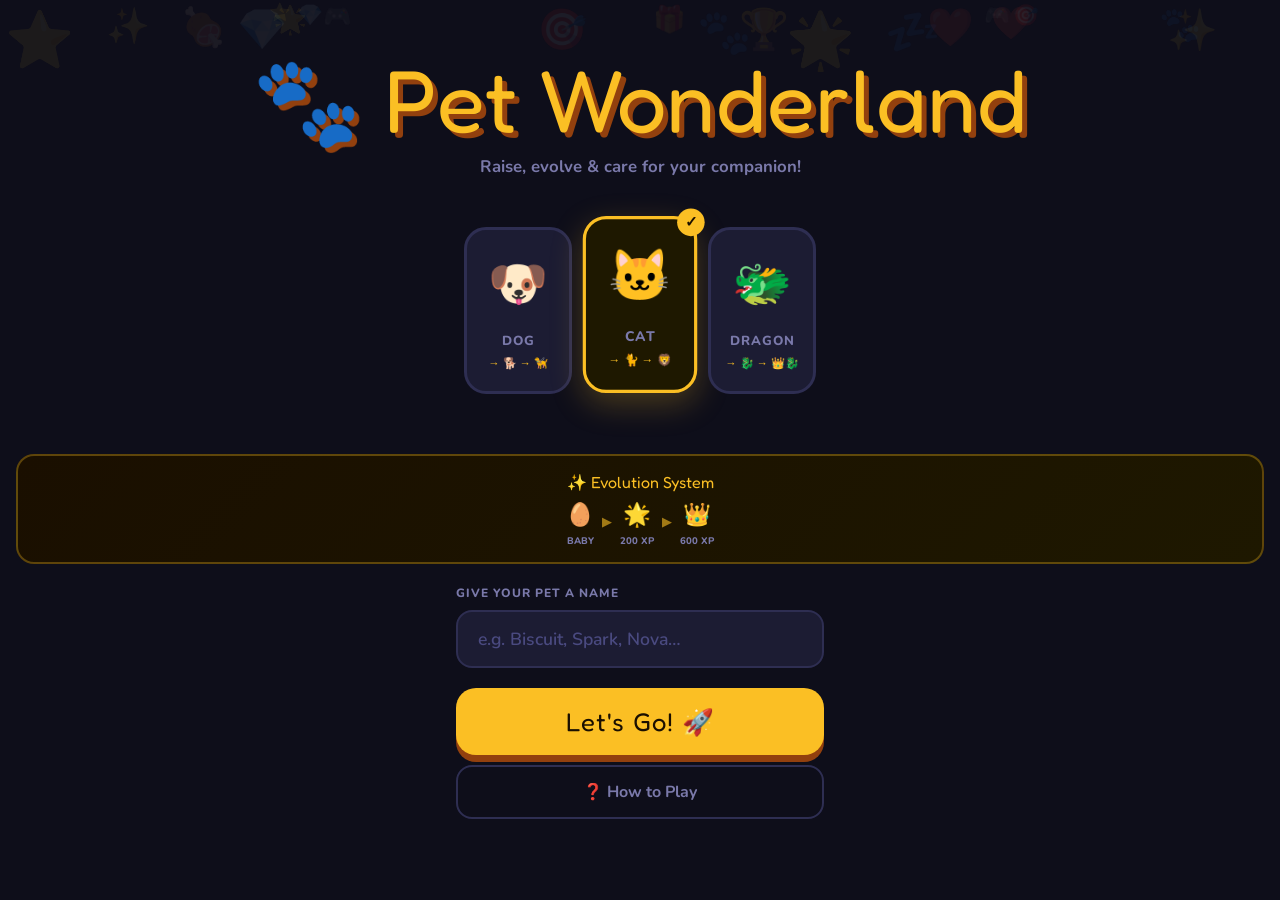
<file: shop.html>
<!DOCTYPE html>
<html lang="en">
<head>
  <meta charset="UTF-8"/>
  <meta name="viewport" content="width=device-width, initial-scale=1.0"/>
  <title>Pet Wonderland — Shop</title>
  <link rel="stylesheet" href="shared.css"/>
  <style>
    .page-title { font-family:'Fredoka One',cursive; font-size:1.8rem; color:var(--text); margin:20px 0 4px; }
    .page-sub   { color:var(--text-muted); font-weight:600; margin-bottom:20px; font-size:.95rem; }

    .wallet-bar {
      display:flex; align-items:center; justify-content:space-between;
      background:var(--card); border:2px solid var(--border); border-radius:16px;
      padding:14px 20px; margin-bottom:16px;
    }
    .wallet-label { font-size:.8rem; font-weight:800; color:var(--text-muted); text-transform:uppercase; letter-spacing:1px; }

    /* Category tabs */
    .cat-tabs { display:flex; gap:6px; overflow-x:auto; padding-bottom:4px; margin-bottom:16px; scrollbar-width:none; }
    .cat-tabs::-webkit-scrollbar { display:none; }
    .cat-tab {
      flex-shrink:0; padding:8px 14px;
      background:var(--card); border:2px solid var(--border); border-radius:12px;
      font-family:'Nunito',sans-serif; font-weight:800; font-size:.8rem; color:var(--text-muted);
      cursor:pointer; transition:all .18s; white-space:nowrap;
    }
    .cat-tab:hover { border-color:var(--border-hi); color:var(--text); }
    .cat-tab.active { background:var(--card2); border-color:var(--purple); color:var(--purple); }

    /* Category section */
    .shop-category { margin-bottom:24px; }
    .shop-cat-title {
      font-family:'Fredoka One',cursive; font-size:1rem; color:var(--text-muted);
      text-transform:uppercase; font-size:.75rem; letter-spacing:.5px;
      margin-bottom:10px; display:flex; align-items:center; gap:6px;
    }
    .shop-cat-title::after { content:''; flex:1; height:1px; background:var(--border); }

    /* Item cards */
    .shop-grid { display:flex; flex-direction:column; gap:10px; }
    .shop-card {
      display:flex; align-items:center; gap:14px;
      background:var(--card); border:2px solid var(--border); border-radius:18px;
      padding:14px 16px; position:relative; overflow:hidden;
    }
    .shop-card.owned { border-color:rgba(52,211,153,.4); background:rgba(52,211,153,.03); }
    .shop-card.owned::after {
      content:'OWNED'; position:absolute; top:10px; right:14px;
      font-size:.65rem; font-weight:900; letter-spacing:1px; color:var(--green);
    }
    .shop-card.equipped { border-color:var(--yellow); background:rgba(251,191,36,.04); }
    .shop-card.equipped::after {
      content:'EQUIPPED'; position:absolute; top:10px; right:14px;
      font-size:.65rem; font-weight:900; letter-spacing:1px; color:var(--yellow);
    }
    .shop-card.cant-afford { opacity:.5; }
    .shop-icon { font-size:2.4rem; flex-shrink:0; width:52px; text-align:center; }
    .shop-info { flex:1; }
    .shop-item-name { font-size:1rem; font-weight:800; margin-bottom:2px; }
    .shop-item-desc { font-size:.76rem; font-weight:700; color:var(--text-muted); }
    .shop-effects { display:flex; gap:5px; flex-wrap:wrap; margin-top:5px; }
    .effect-tag {
      display:inline-flex; align-items:center; gap:2px;
      background:var(--bg2); border:1px solid var(--border);
      border-radius:999px; padding:2px 8px;
      font-size:.68rem; font-weight:700; color:var(--text-muted);
    }
    .effect-tag.pos { color:var(--green); border-color:rgba(52,211,153,.3); }
    .effect-tag.xp  { color:var(--yellow); border-color:rgba(251,191,36,.3); }
    .shop-buy-col { flex-shrink:0; text-align:right; }
    .shop-price { font-family:'Fredoka One',cursive; font-size:1.1rem; color:var(--yellow); display:block; margin-bottom:5px; }
    .btn-buy {
      background:var(--purple); color:#fff;
      font-family:'Nunito',sans-serif; font-weight:800; font-size:.8rem;
      border:none; border-radius:10px; padding:7px 14px; cursor:pointer;
      box-shadow:0 3px 0 var(--purple-dark); transition:all .1s;
      white-space:nowrap;
    }
    .btn-buy:hover  { filter:brightness(1.1); }
    .btn-buy:active { transform:translateY(2px); box-shadow:0 1px 0 var(--purple-dark); }
    .btn-buy.equip  { background:var(--yellow); color:#1a0f00; box-shadow:0 3px 0 var(--yellow-dark); }
    .btn-buy.owned-btn { background:var(--bg2); color:var(--text-muted); box-shadow:none; cursor:default; }
    .btn-buy:disabled { opacity:.5; cursor:not-allowed; }

    .tier-badge {
      display:inline-block; font-size:.6rem; font-weight:900; text-transform:uppercase; letter-spacing:.5px;
      border-radius:999px; padding:2px 7px; margin-left:6px; vertical-align:middle;
    }
    .tier-basic    { background:rgba(96,165,250,.15); color:var(--blue); border:1px solid rgba(96,165,250,.3); }
    .tier-premium  { background:rgba(167,139,250,.15); color:var(--purple); border:1px solid rgba(167,139,250,.3); }
    .tier-elite    { background:rgba(251,191,36,.15); color:var(--yellow); border:1px solid rgba(251,191,36,.3); }
    .tier-legendary{ background:linear-gradient(90deg,rgba(251,191,36,.2),rgba(244,114,182,.2)); color:var(--pink); border:1px solid rgba(244,114,182,.4); }
  </style>
</head>
<body>
  <script src="shared.js"></script>
  <script src="nav.js"></script>

  <div class="page">
    <div class="page-title">🛒 Shop</div>
    <p class="page-sub">Upgrade your pet's life</p>

    <div class="wallet-bar">
      <span class="wallet-label">Balance</span>
      <div class="money-chip">💰 $<span id="moneyVal"></span></div>
    </div>

    <div class="cat-tabs" id="catTabs">
      <button class="cat-tab active" data-cat="all">🏪 All</button>
      <button class="cat-tab" data-cat="toys">🎾 Toys</button>
      <button class="cat-tab" data-cat="food">🍖 Food</button>
      <button class="cat-tab" data-cat="care">🛁 Care</button>
      <button class="cat-tab" data-cat="xp">✨ XP Boosts</button>
      <button class="cat-tab" data-cat="home">🏠 Home</button>
    </div>

    <div id="shopContent"></div>
  </div>

  <div id="toast"></div>
  <script>
    // ─── Shop item definitions ───────────────────────────────────────
    const SHOP_ITEMS = [
      // TOYS
      { id:'rubber_duck',   cat:'toys', emoji:'🦆', name:'Rubber Duck',    tier:'basic',
        desc:'A classic squeaky toy. Your pet will love it!',
        price:15, effects:[{label:'Happy +5/play',cls:'pos'},{label:'+3 XP/use',cls:'xp'}],
        action:'toy', happyBonus:5 },
      { id:'chew_bone',     cat:'toys', emoji:'🦴', name:'Chew Bone',      tier:'premium',
        desc:'A durable bone that keeps your pet occupied for hours.',
        price:75, effects:[{label:'Happy +10/play',cls:'pos'},{label:'+5 XP/use',cls:'xp'}],
        action:'toy', happyBonus:10 },
      { id:'ultra_ball',    cat:'toys', emoji:'⚽', name:'Ultra Ball',     tier:'elite',
        desc:'High-bounce ball with infinite entertainment value.',
        price:200, effects:[{label:'Happy +18/play',cls:'pos'},{label:'+8 XP/use',cls:'xp'}],
        action:'toy', happyBonus:18 },
      { id:'laser_pointer', cat:'toys', emoji:'🔴', name:'Laser Pointer',  tier:'premium',
        desc:'Endless fun for cats and curious pets.',
        price:50, effects:[{label:'Happy +12/play',cls:'pos'},{label:'+6 XP/use',cls:'xp'}],
        action:'toy', happyBonus:12 },
      { id:'feather_wand',  cat:'toys', emoji:'🪶', name:'Feather Wand',   tier:'basic',
        desc:'A teasing wand that drives pets wild.',
        price:25, effects:[{label:'Happy +8/play',cls:'pos'},{label:'+4 XP/use',cls:'xp'}],
        action:'toy', happyBonus:8 },
      { id:'dragon_plush',  cat:'toys', emoji:'🧸', name:'Dragon Plush',   tier:'legendary',
        desc:'A legendary plushie that grants max happiness on play!',
        price:500, effects:[{label:'Happy +25/play',cls:'pos'},{label:'+15 XP/use',cls:'xp'}],
        action:'toy', happyBonus:25 },

      // FOOD
      { id:'premium_kibble', cat:'food', emoji:'🥣', name:'Premium Kibble', tier:'basic',
        desc:'Bulk food supply — cuts feeding cost to $1 for 10 feeds.',
        price:30, effects:[{label:'10 cheap feeds',cls:'pos'},{label:'+5 XP',cls:'xp'}],
        action:'consumable', onBuy:(s)=>{ s.cheapFeeds = (s.cheapFeeds||0)+10; } },
      { id:'gourmet_steak',  cat:'food', emoji:'🥩', name:'Gourmet Steak',  tier:'premium',
        desc:'Instantly fills hunger to 0 and boosts happiness.',
        price:20, effects:[{label:'Hunger → 0',cls:'pos'},{label:'Happy +15',cls:'pos'}],
        action:'consumable', onBuy:(s)=>{ s.hunger=0; s.happiness=clamp(s.happiness+15); } },
      { id:'magic_biscuits', cat:'food', emoji:'✨', name:'Magic Biscuits', tier:'elite',
        desc:'Special treats that also restore energy!',
        price:45, effects:[{label:'Hunger -30',cls:'pos'},{label:'Energy +20',cls:'pos'},{label:'+10 XP',cls:'xp'}],
        action:'consumable', onBuy:(s)=>{ s.hunger=clamp(s.hunger-30); s.energy=clamp(s.energy+20); addXP(s,10); } },
      { id:'rainbow_candy',  cat:'food', emoji:'🍬', name:'Rainbow Candy',  tier:'premium',
        desc:'A sweet treat — instant max happiness!',
        price:35, effects:[{label:'Happy → 100',cls:'pos'},{label:'+8 XP',cls:'xp'}],
        action:'consumable', onBuy:(s)=>{ s.happiness=100; addXP(s,8); } },
      { id:'elixir',         cat:'food', emoji:'🧪', name:'Elixir of Life', tier:'legendary',
        desc:'A mythical potion — fully restores ALL stats!',
        price:250, effects:[{label:'All stats → 100',cls:'pos'},{label:'+50 XP',cls:'xp'}],
        action:'consumable', onBuy:(s)=>{ s.health=100; s.happiness=100; s.energy=100; s.hunger=0; addXP(s,50); } },

      // CARE
      { id:'shampoo',       cat:'care', emoji:'🧴', name:'Premium Shampoo',  tier:'basic',
        desc:'3 free baths — skip the $2 cleaning cost.',
        price:10, effects:[{label:'3 free cleans',cls:'pos'}],
        action:'consumable', onBuy:(s)=>{ s.freeCleans = (s.freeCleans||0)+3; } },
      { id:'vitamin_pack',  cat:'care', emoji:'💊', name:'Vitamin Pack',     tier:'premium',
        desc:'Daily vitamins — health slowly regenerates over time.',
        price:60, effects:[{label:'Health regen',cls:'pos'},{label:'+10 XP',cls:'xp'}],
        action:'passive', onBuy:(s)=>{ s.healthRegen=true; addXP(s,10); } },
      { id:'first_aid_kit', cat:'care', emoji:'🩺', name:'First Aid Kit',    tier:'basic',
        desc:'Instantly restore 30 health without a vet visit.',
        price:25, effects:[{label:'Health +30',cls:'pos'},{label:'+5 XP',cls:'xp'}],
        action:'consumable', onBuy:(s)=>{ s.health=clamp(s.health+30); addXP(s,5); } },
      { id:'spa_day',       cat:'care', emoji:'💆', name:'Spa Day Package',  tier:'elite',
        desc:'Full pampering — max happiness and health boost.',
        price:80, effects:[{label:'Happy +30',cls:'pos'},{label:'Health +20',cls:'pos'},{label:'+15 XP',cls:'xp'}],
        action:'consumable', onBuy:(s)=>{ s.happiness=clamp(s.happiness+30); s.health=clamp(s.health+20); addXP(s,15); } },
      { id:'sleepy_bed',    cat:'care', emoji:'🛏️', name:'Cozy Pet Bed',     tier:'premium',
        desc:'Resting now restores 50 energy instead of 25.',
        price:90, effects:[{label:'Rest +50 energy',cls:'pos'},{label:'+10 XP',cls:'xp'}],
        action:'passive', onBuy:(s)=>{ s.cozyBed=true; addXP(s,10); } },
      { id:'miracle_cure',  cat:'care', emoji:'💉', name:'Miracle Cure',     tier:'legendary',
        desc:'Prevents health drops for 5 minutes — total immunity!',
        price:175, effects:[{label:'5min immunity',cls:'pos'},{label:'+30 XP',cls:'xp'}],
        action:'consumable', onBuy:(s)=>{ s.immuneUntil=Date.now()+300000; addXP(s,30); } },

      // XP BOOSTS
      { id:'xp_scroll',    cat:'xp', emoji:'📜', name:'XP Scroll',       tier:'basic',
        desc:'A small scroll that grants instant XP.',
        price:20, effects:[{label:'+25 XP',cls:'xp'}],
        action:'consumable', onBuy:(s)=>{ addXP(s,25); } },
      { id:'xp_tome',      cat:'xp', emoji:'📚', name:'Ancient Tome',    tier:'premium',
        desc:'A powerful book of knowledge.',
        price:50, effects:[{label:'+75 XP',cls:'xp'}],
        action:'consumable', onBuy:(s)=>{ addXP(s,75); } },
      { id:'xp_crystal',   cat:'xp', emoji:'💎', name:'XP Crystal',      tier:'elite',
        desc:'A sparkling crystal brimming with evolution energy.',
        price:100, effects:[{label:'+150 XP',cls:'xp'}],
        action:'consumable', onBuy:(s)=>{ addXP(s,150); } },
      { id:'xp_star',      cat:'xp', emoji:'⭐', name:'Star Fragment',   tier:'legendary',
        desc:'A fallen star — massive XP boost!',
        price:300, effects:[{label:'+400 XP',cls:'xp'}],
        action:'consumable', onBuy:(s)=>{ addXP(s,400); } },

      // HOME
      { id:'cozy_mat',     cat:'home', emoji:'🪑', name:'Cozy Mat',        tier:'basic',
        desc:'Your pet feels more at home. +3 happiness per rest.',
        price:40, effects:[{label:'Happy +3/rest',cls:'pos'}],
        action:'passive', onBuy:(s)=>{ s.cozyMat=true; } },
      { id:'aquarium',     cat:'home', emoji:'🐠', name:'Mini Aquarium',   tier:'premium',
        desc:'Calming fish tank — reduces happiness drain rate.',
        price:120, effects:[{label:'Slower happy drain',cls:'pos'},{label:'+10 XP',cls:'xp'}],
        action:'passive', onBuy:(s)=>{ s.aquarium=true; addXP(s,10); } },
      { id:'obstacle_course',cat:'home',emoji:'🏋️',name:'Obstacle Course', tier:'elite',
        desc:'Play gives 2× happiness and XP!',
        price:200, effects:[{label:'2× play rewards',cls:'pos'},{label:'+20 XP',cls:'xp'}],
        action:'passive', onBuy:(s)=>{ s.obstacleCourse=true; addXP(s,20); } },
      { id:'mansion',      cat:'home', emoji:'🏰', name:'Pet Mansion',     tier:'legendary',
        desc:'The ultimate home — all passive effects active!',
        price:1000, effects:[{label:'All passives',cls:'pos'},{label:'+100 XP',cls:'xp'}],
        action:'passive', onBuy:(s)=>{ s.cozyMat=true; s.aquarium=true; s.cozyBed=true; s.healthRegen=true; addXP(s,100); } },
    ];

    // Items that can be re-bought multiple times (consumables with stacking)
    const STACKABLE = ['premium_kibble','shampoo','xp_scroll','xp_tome','xp_crystal','xp_star',
                       'gourmet_steak','magic_biscuits','rainbow_candy','first_aid_kit','spa_day',
                       'miracle_cure','elixir'];

    let currentCat = 'all';

    function render() {
      const s = getState();
      document.getElementById('moneyVal').textContent = s.money;
      renderShop(s);
    }

    function renderShop(s) {
      const inv = s.inventory || {};
      const content = document.getElementById('shopContent');
      const cats = currentCat === 'all'
        ? ['toys','food','care','xp','home']
        : [currentCat];
      const catLabels = {
        toys:  '🎾 Toys',
        food:  '🍖 Food & Treats',
        care:  '🛁 Health & Care',
        xp:    '✨ XP Boosts',
        home:  '🏠 Home Items',
      };

      content.innerHTML = cats.map(cat => {
        const items = SHOP_ITEMS.filter(i => i.cat === cat);
        return `
          <div class="shop-category">
            <div class="shop-cat-title">${catLabels[cat]}</div>
            <div class="shop-grid">
              ${items.map(item => renderCard(item, s, inv)).join('')}
            </div>
          </div>`;
      }).join('');

      // Attach buy handlers
      content.querySelectorAll('[data-buy]').forEach(btn => {
        btn.addEventListener('click', () => buyItem(btn.dataset.buy));
      });
      content.querySelectorAll('[data-equip]').forEach(btn => {
        btn.addEventListener('click', () => equipToy(btn.dataset.equip));
      });
    }

    function getTierLabel(tier) {
      const map = { basic:'Basic', premium:'Premium', elite:'Elite', legendary:'Legendary' };
      return `<span class="tier-badge tier-${tier}">${map[tier]||tier}</span>`;
    }

    function renderCard(item, s, inv) {
      const owned = !!inv[item.id];
      const stackable = STACKABLE.includes(item.id);
      const canAfford = s.money >= item.price;
      const isEquipped = s.equippedToy === item.id;
      const isToy = item.cat === 'toys';

      let cardCls = 'shop-card';
      if (isToy && isEquipped) cardCls += ' equipped';
      else if (owned && !stackable) cardCls += ' owned';
      else if (!canAfford) cardCls += ' cant-afford';

      let btnHtml = '';
      if (isToy && owned && !isEquipped) {
        btnHtml = `<button class="btn-buy equip" data-equip="${item.id}">Equip</button>`;
      } else if (isToy && isEquipped) {
        btnHtml = `<button class="btn-buy owned-btn" disabled>Equipped</button>`;
      } else if (owned && !stackable) {
        btnHtml = `<button class="btn-buy owned-btn" disabled>Owned</button>`;
      } else {
        btnHtml = `<button class="btn-buy" data-buy="${item.id}" ${!canAfford?'disabled':''}>$${item.price}</button>`;
      }

      const effects = item.effects.map(e => `<span class="effect-tag ${e.cls}">${e.label}</span>`).join('');

      return `<div class="${cardCls}">
        <div class="shop-icon">${item.emoji}</div>
        <div class="shop-info">
          <div class="shop-item-name">${item.name}${getTierLabel(item.tier)}</div>
          <div class="shop-item-desc">${item.desc}</div>
          <div class="shop-effects">${effects}</div>
        </div>
        <div class="shop-buy-col">
          <span class="shop-price">$${item.price}</span>
          ${btnHtml}
        </div>
      </div>`;
    }

    function buyItem(itemId) {
      let s = getState();
      const item = SHOP_ITEMS.find(i => i.id === itemId);
      if (!item) return;
      if (s.money < item.price) { showToast('❌ Not enough money!'); return; }

      s.money -= item.price;
      s.totalExpenses += item.price;
      if (!s.inventory) s.inventory = {};
      logTransaction(s, 'spend', item.price, 'Bought ' + item.name, item.emoji, 'shop');

      const stackable = STACKABLE.includes(item.id);
      if (!stackable) s.inventory[item.id] = true;

      // Apply effect
      if (item.onBuy) item.onBuy(s);

      // Auto-equip first toy
      if (item.cat === 'toys' && !s.equippedToy) {
        s.equippedToy = item.id;
        s.playToy = item.id;
      }

      // XP for any purchase
      addXP(s, 5);

      const newBadges = checkAndAwardBadges(s);
      saveState(s);
      showToast(`✅ Bought ${item.name}! +5 XP`);
      if (newBadges.length) {
        setTimeout(() => showToast('🏆 Badge: ' + newBadges[0].label + '!', 3000), 800);
      }
      render();
    }

    function equipToy(itemId) {
      let s = getState();
      s.equippedToy = itemId;
      s.playToy = itemId;
      saveState(s);
      showToast('🎾 Toy equipped!');
      render();
    }

    // Category tabs
    document.getElementById('catTabs').addEventListener('click', e => {
      const tab = e.target.closest('.cat-tab');
      if (!tab) return;
      document.querySelectorAll('.cat-tab').forEach(t => t.classList.remove('active'));
      tab.classList.add('active');
      currentCat = tab.dataset.cat;
      render();
    });

    window.addEventListener('petTick', () => render());
    render();
  </script>
</body>
</html>
</file>
<file: shared.css>
@import url('https://fonts.googleapis.com/css2?family=Fredoka+One&family=Nunito:wght@400;600;700;800&display=swap');

*, *::before, *::after { box-sizing: border-box; margin: 0; padding: 0; }

:root {
  --bg:          #0e0e1a;
  --bg2:         #151526;
  --card:        #1c1c33;
  --card2:       #232340;
  --border:      #2e2e52;
  --border-hi:   #4a4a80;
  --text:        #f0efff;
  --text-muted:  #7a79aa;
  --purple:      #a78bfa;
  --purple-dark: #7c3aed;
  --pink:        #f472b6;
  --pink-dark:   #be185d;
  --green:       #34d399;
  --green-dark:  #059669;
  --yellow:      #fbbf24;
  --yellow-dark: #b45309;
  --yellow-faint:#2a200a;
  --red:         #f87171;
  --red-dark:    #b91c1c;
  --blue:        #60a5fa;
  --blue-dark:   #1d4ed8;
  --orange:      #fb923c;
  --orange-dark: #c2410c;
  --teal:        #2dd4bf;
}

html { scroll-behavior: smooth; }

body {
  font-family: 'Nunito', sans-serif;
  background: var(--bg);
  color: var(--text);
  min-height: 100vh;
  line-height: 1.5;
  -webkit-font-smoothing: antialiased;
}

/* ── Nav bar ── */
.top-nav {
  display: flex;
  align-items: center;
  justify-content: space-between;
  padding: 14px 20px;
  background: var(--bg2);
  border-bottom: 2px solid var(--border);
  position: sticky;
  top: 0;
  z-index: 100;
}
.nav-logo {
  font-family: 'Fredoka One', cursive;
  font-size: 1.4rem;
  color: var(--yellow);
  text-decoration: none;
  letter-spacing: 1px;
}
.nav-links { display: flex; gap: 4px; }
.nav-link {
  background: transparent;
  border: 2px solid transparent;
  border-radius: 12px;
  color: var(--text-muted);
  font-family: 'Nunito', sans-serif;
  font-size: 0.82rem;
  font-weight: 700;
  padding: 7px 12px;
  cursor: pointer;
  text-decoration: none;
  transition: all 0.18s;
  display: flex;
  align-items: center;
  gap: 5px;
}
.nav-link:hover { border-color: var(--border-hi); color: var(--text); }
.nav-link.active {
  background: var(--card);
  border-color: var(--purple);
  color: var(--purple);
}

/* ── Page wrapper ── */
.page { max-width: 480px; margin: 0 auto; padding: 24px 16px 80px; }

/* ── Cards ── */
.card {
  background: var(--card);
  border: 2px solid var(--border);
  border-radius: 20px;
  padding: 20px;
  margin-bottom: 16px;
}
.card-title {
  font-family: 'Fredoka One', cursive;
  font-size: 1.1rem;
  color: var(--text-muted);
  letter-spacing: 0.5px;
  margin-bottom: 14px;
  text-transform: uppercase;
  font-size: 0.78rem;
}

/* ── Buttons ── */
.btn {
  display: inline-flex;
  align-items: center;
  justify-content: center;
  gap: 7px;
  font-family: 'Nunito', sans-serif;
  font-weight: 800;
  font-size: 1rem;
  border: none;
  border-radius: 14px;
  padding: 13px 22px;
  cursor: pointer;
  transition: transform 0.1s, box-shadow 0.1s, filter 0.1s;
  text-decoration: none;
  white-space: nowrap;
}
.btn:active { transform: scale(0.96); }
.btn-primary {
  background: var(--purple);
  color: #fff;
  box-shadow: 0 4px 0 var(--purple-dark);
}
.btn-primary:hover { filter: brightness(1.1); box-shadow: 0 6px 0 var(--purple-dark); transform: translateY(-1px); }
.btn-yellow {
  background: var(--yellow);
  color: #1a1000;
  box-shadow: 0 4px 0 var(--yellow-dark);
}
.btn-yellow:hover { filter: brightness(1.05); box-shadow: 0 6px 0 var(--yellow-dark); transform: translateY(-1px); }
.btn-green {
  background: var(--green);
  color: #001a0e;
  box-shadow: 0 4px 0 var(--green-dark);
}
.btn-green:hover { filter: brightness(1.1); box-shadow: 0 6px 0 var(--green-dark); transform: translateY(-1px); }
.btn-pink {
  background: var(--pink);
  color: #1a0010;
  box-shadow: 0 4px 0 var(--pink-dark);
}
.btn-pink:hover { filter: brightness(1.1); box-shadow: 0 6px 0 var(--pink-dark); transform: translateY(-1px); }
.btn-ghost {
  background: var(--card2);
  color: var(--text-muted);
  border: 2px solid var(--border);
}
.btn-ghost:hover { border-color: var(--border-hi); color: var(--text); }
.btn-full { width: 100%; }
.btn-sm { padding: 9px 16px; font-size: 0.88rem; border-radius: 12px; }

/* ── Stat bars ── */
.stat-row {
  display: flex;
  align-items: center;
  gap: 10px;
  margin-bottom: 10px;
}
.stat-label {
  font-size: 0.78rem;
  font-weight: 800;
  text-transform: uppercase;
  letter-spacing: 0.5px;
  color: var(--text-muted);
  width: 72px;
  flex-shrink: 0;
}
.stat-bar-track {
  flex: 1;
  height: 10px;
  background: var(--bg);
  border-radius: 999px;
  overflow: hidden;
}
.stat-bar-fill {
  height: 100%;
  border-radius: 999px;
  transition: width 0.5s cubic-bezier(.25,.8,.25,1);
}
.stat-val {
  font-size: 0.78rem;
  font-weight: 700;
  color: var(--text-muted);
  width: 28px;
  text-align: right;
}

/* ── Money chip ── */
.money-chip {
  display: inline-flex;
  align-items: center;
  gap: 6px;
  background: var(--yellow-faint);
  border: 2px solid var(--yellow-dark);
  border-radius: 999px;
  padding: 6px 14px;
  font-weight: 800;
  font-size: 1rem;
  color: var(--yellow);
}

/* ── Toast ── */
#toast {
  position: fixed;
  bottom: 24px;
  left: 50%;
  transform: translateX(-50%) translateY(80px);
  background: var(--card2);
  border: 2px solid var(--border-hi);
  border-radius: 16px;
  padding: 12px 24px;
  font-weight: 700;
  font-size: 0.95rem;
  z-index: 9999;
  pointer-events: none;
  transition: transform 0.3s cubic-bezier(.175,.885,.32,1.275);
  white-space: nowrap;
}
#toast.show { transform: translateX(-50%) translateY(0); }

/* ── Utilities ── */
.flex { display: flex; }
.gap-8 { gap: 8px; }
.gap-12 { gap: 12px; }
.grid-2 { display: grid; grid-template-columns: 1fr 1fr; gap: 10px; }
.text-center { text-align: center; }
.mt-8  { margin-top: 8px; }
.mt-16 { margin-top: 16px; }
.mb-8  { margin-bottom: 8px; }
.mb-16 { margin-bottom: 16px; }
</file>
